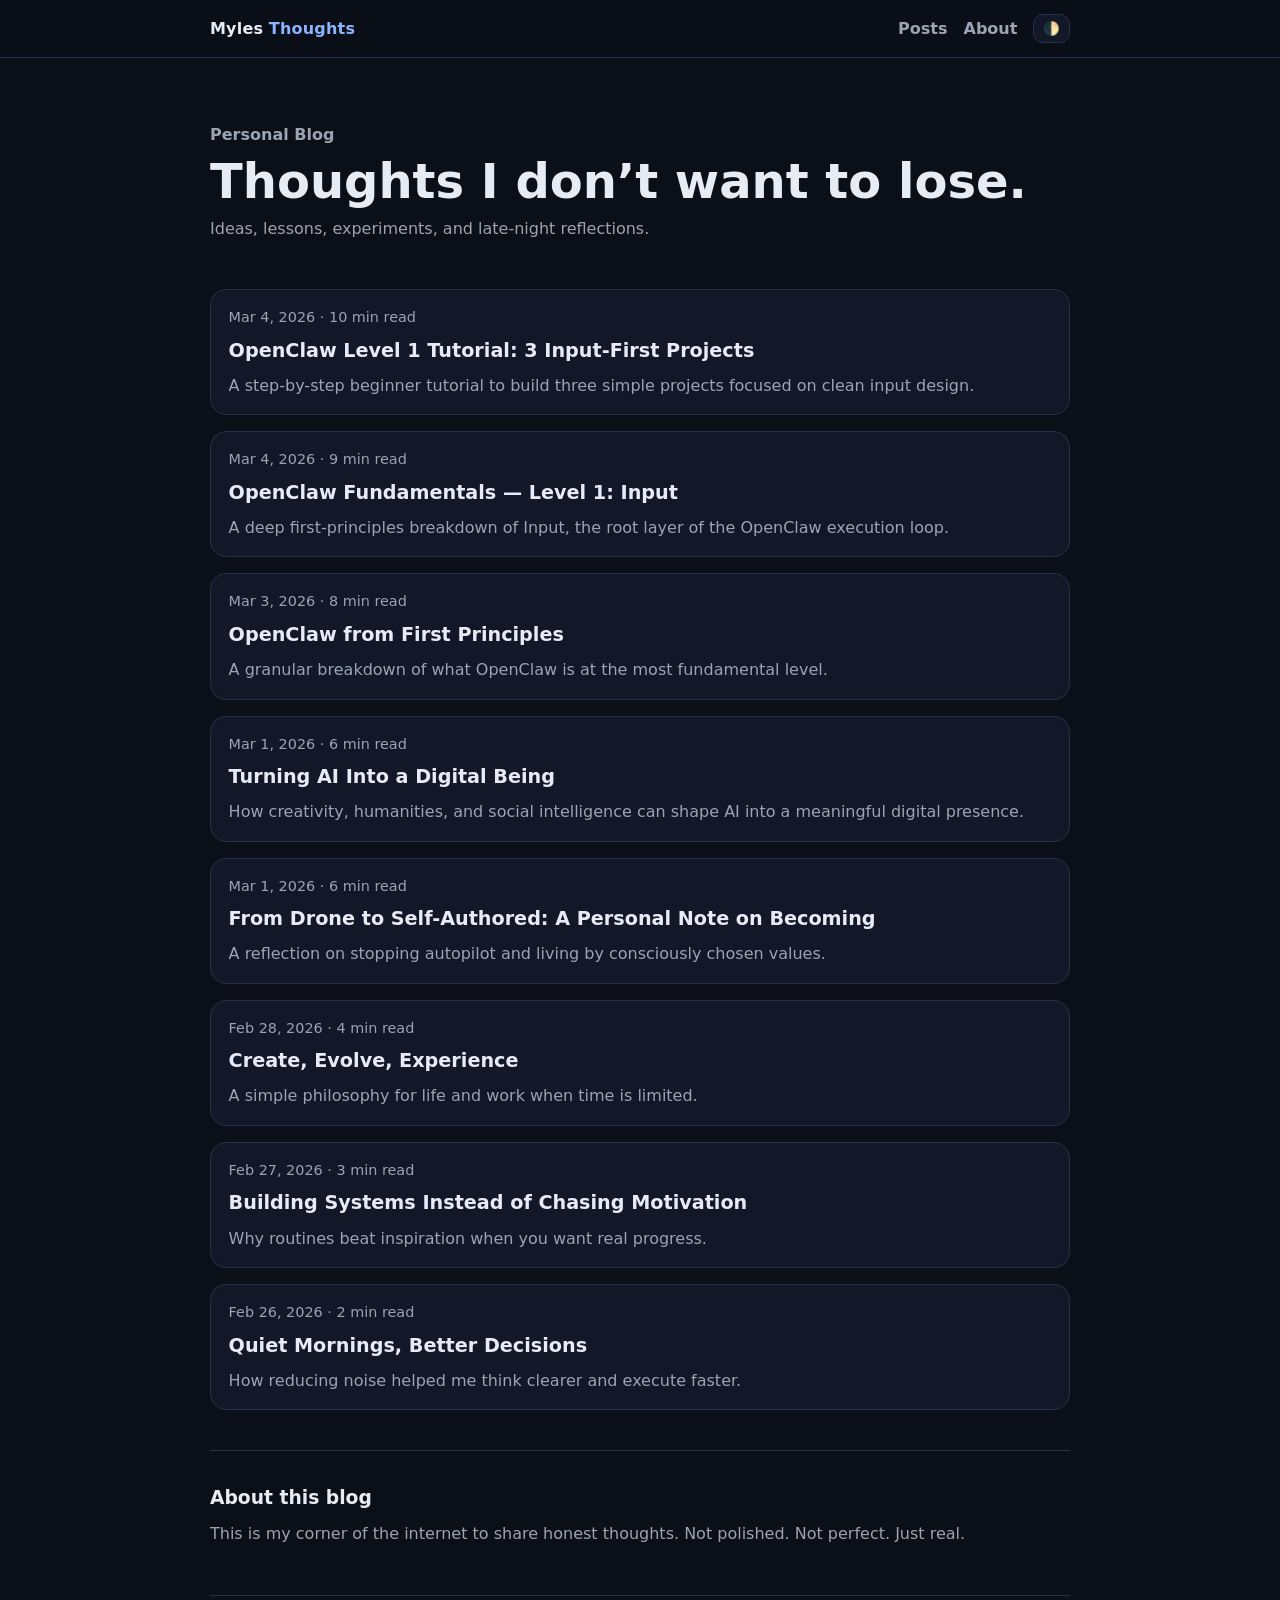
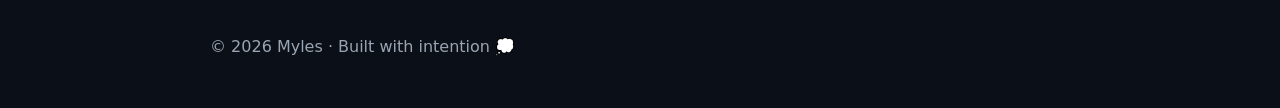
<file: index.html>
<!doctype html>
<html lang="en">
<head>
  <meta charset="UTF-8" />
  <meta name="viewport" content="width=device-width, initial-scale=1.0" />
  <title>Myles — Thoughts</title>
  <meta name="description" content="A personal blog to share thoughts, lessons, and experiments." />
  <link rel="stylesheet" href="styles.css" />
</head>
<body>
  <header class="site-header">
    <div class="container row">
      <a class="brand" href="index.html">Myles<span>Thoughts</span></a>
      <nav>
        <a href="#posts">Posts</a>
        <a href="#about">About</a>
        <button id="themeBtn" aria-label="Toggle theme">🌓</button>
      </nav>
    </div>
  </header>

  <main class="container">
    <section class="hero">
      <p class="kicker">Personal Blog</p>
      <h1>Thoughts I don’t want to lose.</h1>
      <p>Ideas, lessons, experiments, and late-night reflections.</p>
    </section>

    <section id="posts" class="posts">
      <article class="post-card">
        <p class="meta">Mar 4, 2026 · 10 min read</p>
        <h2><a href="posts/openclaw-level-1-projects-tutorial.html">OpenClaw Level 1 Tutorial: 3 Input-First Projects</a></h2>
        <p>A step-by-step beginner tutorial to build three simple projects focused on clean input design.</p>
      </article>

      <article class="post-card">
        <p class="meta">Mar 4, 2026 · 9 min read</p>
        <h2><a href="posts/openclaw-level-1-input.html">OpenClaw Fundamentals — Level 1: Input</a></h2>
        <p>A deep first-principles breakdown of Input, the root layer of the OpenClaw execution loop.</p>
      </article>

      <article class="post-card">
        <p class="meta">Mar 3, 2026 · 8 min read</p>
        <h2><a href="posts/openclaw-first-principles.html">OpenClaw from First Principles</a></h2>
        <p>A granular breakdown of what OpenClaw is at the most fundamental level.</p>
      </article>

      <article class="post-card">
        <p class="meta">Mar 1, 2026 · 6 min read</p>
        <h2><a href="posts/digital-being-through-creativity.html">Turning AI Into a Digital Being</a></h2>
        <p>How creativity, humanities, and social intelligence can shape AI into a meaningful digital presence.</p>
      </article>

      <article class="post-card">
        <p class="meta">Mar 1, 2026 · 6 min read</p>
        <h2><a href="posts/becoming-ubermensch.html">From Drone to Self-Authored: A Personal Note on Becoming</a></h2>
        <p>A reflection on stopping autopilot and living by consciously chosen values.</p>
      </article>

      <article class="post-card">
        <p class="meta">Feb 28, 2026 · 4 min read</p>
        <h2><a href="posts/create-evolve-experience.html">Create, Evolve, Experience</a></h2>
        <p>A simple philosophy for life and work when time is limited.</p>
      </article>

      <article class="post-card">
        <p class="meta">Feb 27, 2026 · 3 min read</p>
        <h2><a href="posts/building-systems.html">Building Systems Instead of Chasing Motivation</a></h2>
        <p>Why routines beat inspiration when you want real progress.</p>
      </article>

      <article class="post-card">
        <p class="meta">Feb 26, 2026 · 2 min read</p>
        <h2><a href="posts/quiet-mornings.html">Quiet Mornings, Better Decisions</a></h2>
        <p>How reducing noise helped me think clearer and execute faster.</p>
      </article>
    </section>

    <section id="about" class="about">
      <h3>About this blog</h3>
      <p>
        This is my corner of the internet to share honest thoughts.
        Not polished. Not perfect. Just real.
      </p>
    </section>
  </main>

  <footer class="site-footer container">
    <p>© <span id="year"></span> Myles · Built with intention 💭</p>
  </footer>

  <script src="script.js"></script>
</body>
</html>
</file>
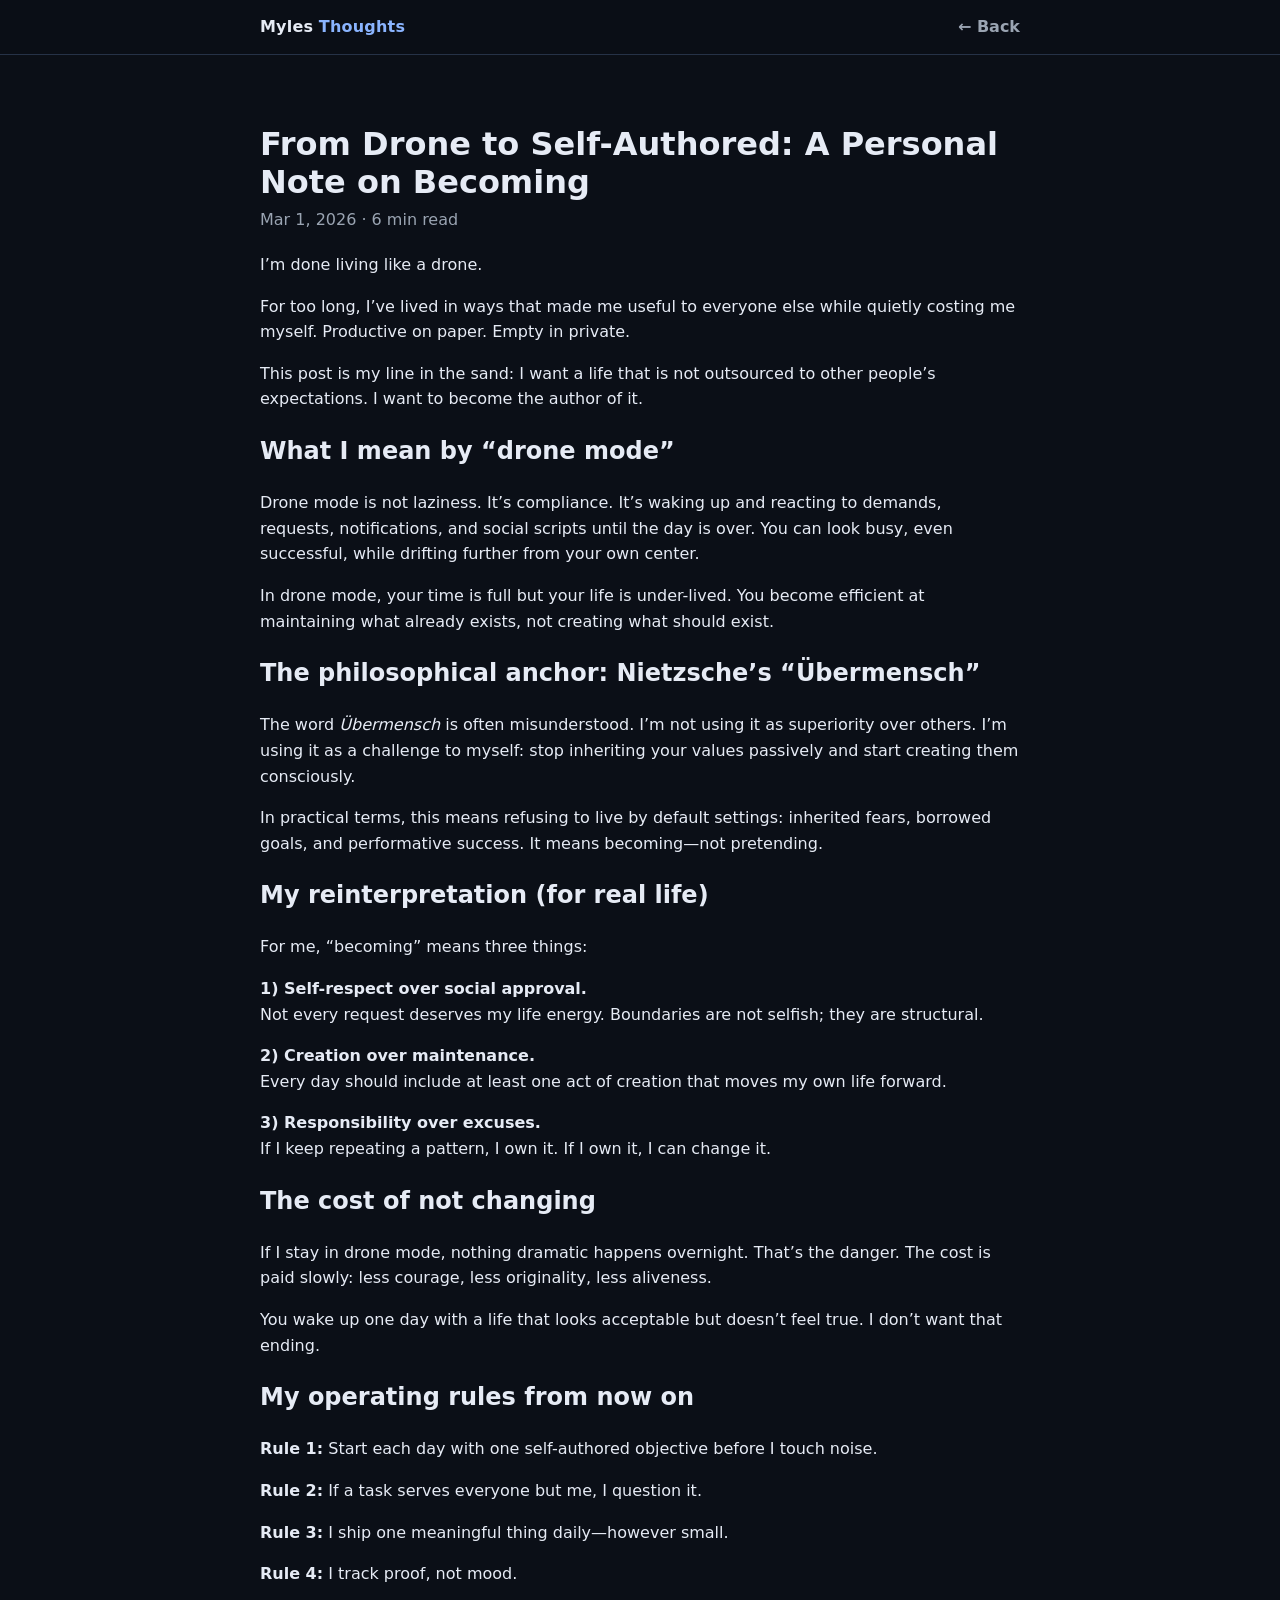
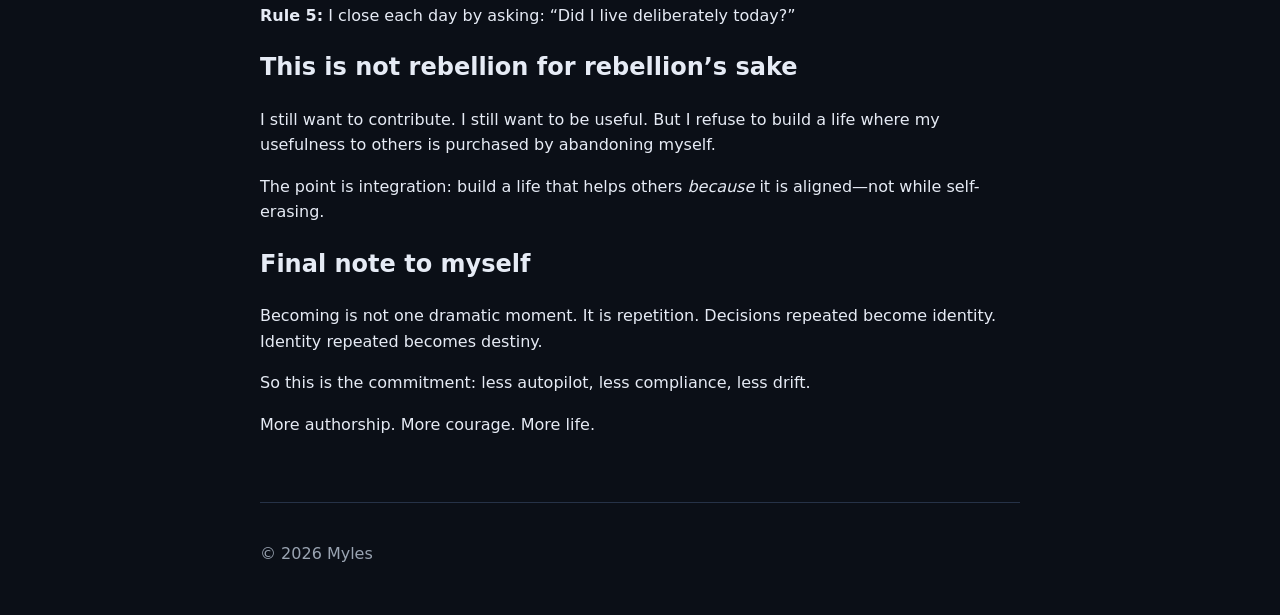
<file: posts/becoming-ubermensch.html>
<!doctype html>
<html lang="en" class="post-page">
<head>
  <meta charset="UTF-8" />
  <meta name="viewport" content="width=device-width, initial-scale=1.0" />
  <title>From Drone to Self-Authored: A Personal Note on Becoming</title>
  <meta name="description" content="A reflection on moving from people-pleasing and autopilot toward a self-authored life, inspired by Nietzsche's idea of becoming." />
  <link rel="stylesheet" href="../styles.css" />
</head>
<body class="post-page">
  <header class="site-header">
    <div class="container row">
      <a class="brand" href="../index.html">Myles<span>Thoughts</span></a>
      <nav><a href="../index.html">← Back</a></nav>
    </div>
  </header>

  <main class="container post-wrap">
    <h1>From Drone to Self-Authored: A Personal Note on Becoming</h1>
    <p class="meta">Mar 1, 2026 · 6 min read</p>

    <p>I’m done living like a drone.</p>
    <p>
      For too long, I’ve lived in ways that made me useful to everyone else while quietly costing me myself.
      Productive on paper. Empty in private.
    </p>
    <p>
      This post is my line in the sand: I want a life that is not outsourced to other people’s expectations.
      I want to become the author of it.
    </p>

    <h2>What I mean by “drone mode”</h2>
    <p>
      Drone mode is not laziness. It’s compliance.
      It’s waking up and reacting to demands, requests, notifications, and social scripts until the day is over.
      You can look busy, even successful, while drifting further from your own center.
    </p>
    <p>
      In drone mode, your time is full but your life is under-lived.
      You become efficient at maintaining what already exists, not creating what should exist.
    </p>

    <h2>The philosophical anchor: Nietzsche’s “Übermensch”</h2>
    <p>
      The word <em>Übermensch</em> is often misunderstood. I’m not using it as superiority over others.
      I’m using it as a challenge to myself: stop inheriting your values passively and start creating them consciously.
    </p>
    <p>
      In practical terms, this means refusing to live by default settings:
      inherited fears, borrowed goals, and performative success.
      It means becoming—not pretending.
    </p>

    <h2>My reinterpretation (for real life)</h2>
    <p>
      For me, “becoming” means three things:
    </p>
    <p><strong>1) Self-respect over social approval.</strong><br/>
      Not every request deserves my life energy. Boundaries are not selfish; they are structural.
    </p>
    <p><strong>2) Creation over maintenance.</strong><br/>
      Every day should include at least one act of creation that moves my own life forward.
    </p>
    <p><strong>3) Responsibility over excuses.</strong><br/>
      If I keep repeating a pattern, I own it. If I own it, I can change it.
    </p>

    <h2>The cost of not changing</h2>
    <p>
      If I stay in drone mode, nothing dramatic happens overnight.
      That’s the danger.
      The cost is paid slowly:
      less courage, less originality, less aliveness.
    </p>
    <p>
      You wake up one day with a life that looks acceptable but doesn’t feel true.
      I don’t want that ending.
    </p>

    <h2>My operating rules from now on</h2>
    <p><strong>Rule 1:</strong> Start each day with one self-authored objective before I touch noise.</p>
    <p><strong>Rule 2:</strong> If a task serves everyone but me, I question it.</p>
    <p><strong>Rule 3:</strong> I ship one meaningful thing daily—however small.</p>
    <p><strong>Rule 4:</strong> I track proof, not mood.</p>
    <p><strong>Rule 5:</strong> I close each day by asking: “Did I live deliberately today?”</p>

    <h2>This is not rebellion for rebellion’s sake</h2>
    <p>
      I still want to contribute. I still want to be useful.
      But I refuse to build a life where my usefulness to others is purchased by abandoning myself.
    </p>
    <p>
      The point is integration:
      build a life that helps others <em>because</em> it is aligned—not while self-erasing.
    </p>

    <h2>Final note to myself</h2>
    <p>
      Becoming is not one dramatic moment. It is repetition.
      Decisions repeated become identity.
      Identity repeated becomes destiny.
    </p>
    <p>
      So this is the commitment:
      less autopilot,
      less compliance,
      less drift.
    </p>
    <p>
      More authorship.
      More courage.
      More life.
    </p>
  </main>

  <footer class="site-footer container">
    <p>© <span id="year"></span> Myles</p>
  </footer>
  <script src="../script.js"></script>
</body>
</html>
</file>
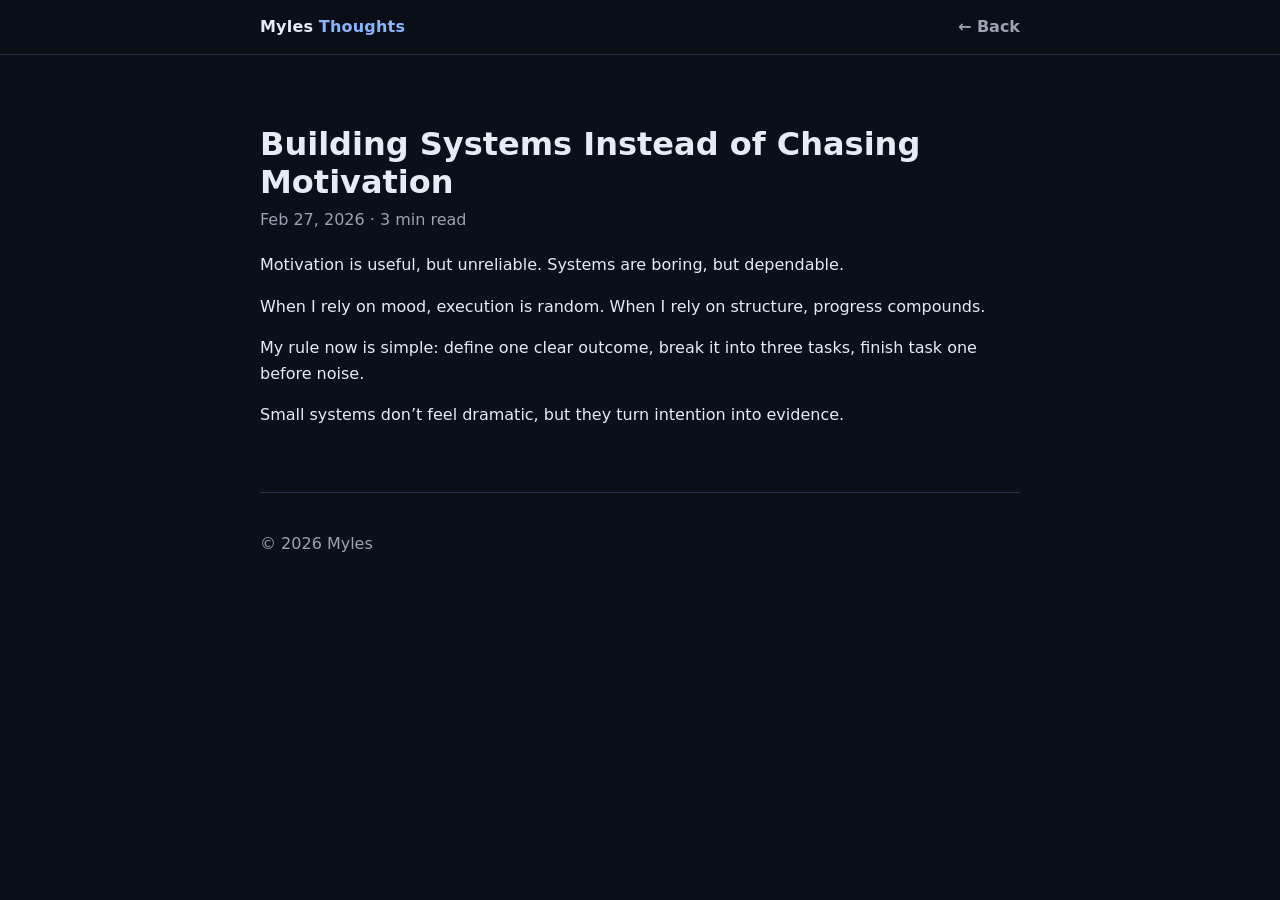
<file: posts/building-systems.html>
<!doctype html>
<html lang="en" class="post-page">
<head>
  <meta charset="UTF-8" />
  <meta name="viewport" content="width=device-width, initial-scale=1.0" />
  <title>Building Systems Instead of Chasing Motivation</title>
  <link rel="stylesheet" href="../styles.css" />
</head>
<body class="post-page">
  <header class="site-header">
    <div class="container row">
      <a class="brand" href="../index.html">Myles<span>Thoughts</span></a>
      <nav><a href="../index.html">← Back</a></nav>
    </div>
  </header>
  <main class="container post-wrap">
    <h1>Building Systems Instead of Chasing Motivation</h1>
    <p class="meta">Feb 27, 2026 · 3 min read</p>
    <p>Motivation is useful, but unreliable. Systems are boring, but dependable.</p>
    <p>When I rely on mood, execution is random. When I rely on structure, progress compounds.</p>
    <p>My rule now is simple: define one clear outcome, break it into three tasks, finish task one before noise.</p>
    <p>Small systems don’t feel dramatic, but they turn intention into evidence.</p>
  </main>
  <footer class="site-footer container">
    <p>© <span id="year"></span> Myles</p>
  </footer>
  <script src="../script.js"></script>
</body>
</html>
</file>
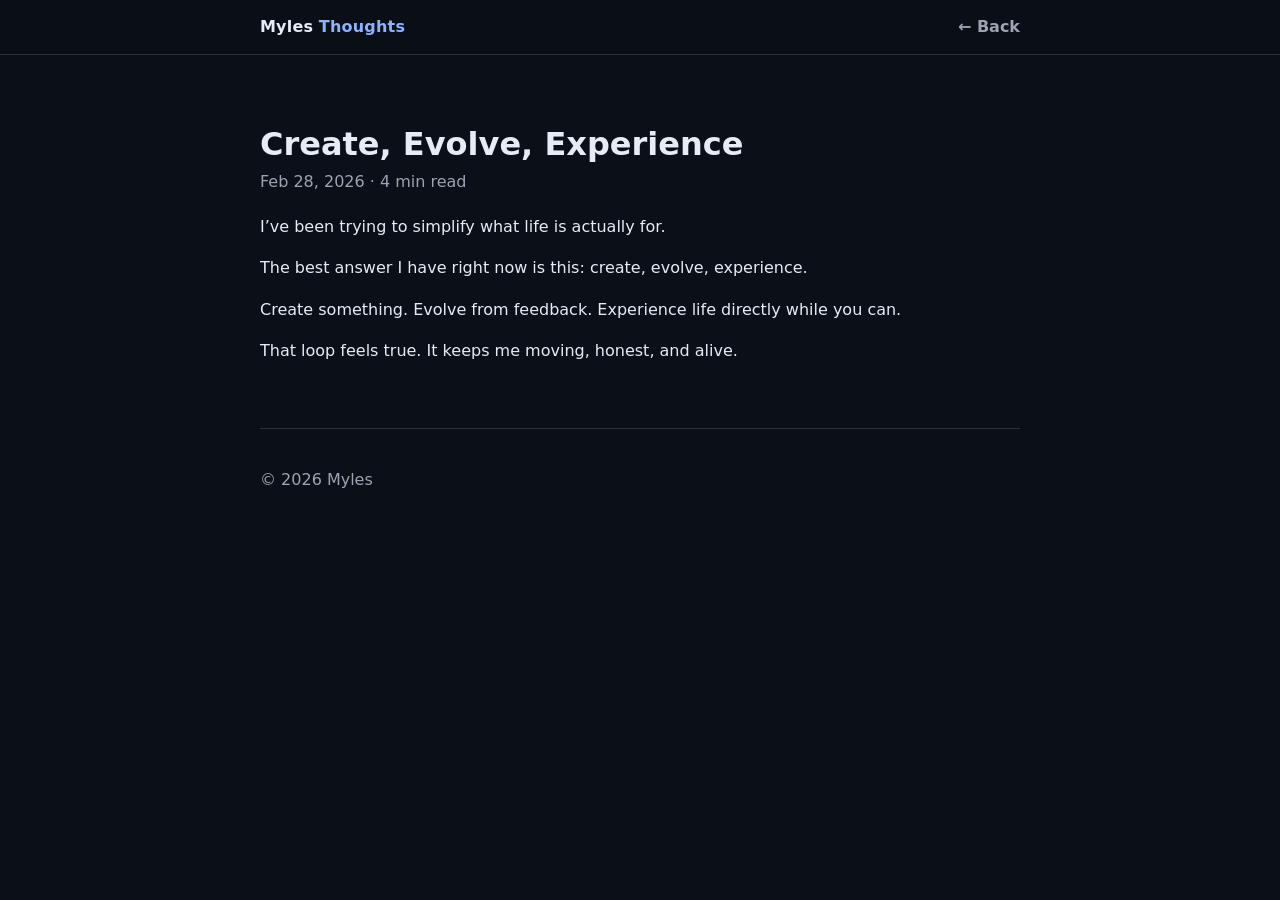
<file: posts/create-evolve-experience.html>
<!doctype html>
<html lang="en" class="post-page">
<head>
  <meta charset="UTF-8" />
  <meta name="viewport" content="width=device-width, initial-scale=1.0" />
  <title>Create, Evolve, Experience</title>
  <link rel="stylesheet" href="../styles.css" />
</head>
<body class="post-page">
  <header class="site-header">
    <div class="container row">
      <a class="brand" href="../index.html">Myles<span>Thoughts</span></a>
      <nav><a href="../index.html">← Back</a></nav>
    </div>
  </header>

  <main class="container post-wrap">
    <h1>Create, Evolve, Experience</h1>
    <p class="meta">Feb 28, 2026 · 4 min read</p>

    <p>I’ve been trying to simplify what life is actually for.</p>
    <p>The best answer I have right now is this: create, evolve, experience.</p>
    <p>Create something. Evolve from feedback. Experience life directly while you can.</p>
    <p>That loop feels true. It keeps me moving, honest, and alive.</p>
  </main>

  <footer class="site-footer container">
    <p>© <span id="year"></span> Myles</p>
  </footer>
  <script src="../script.js"></script>
</body>
</html>
</file>
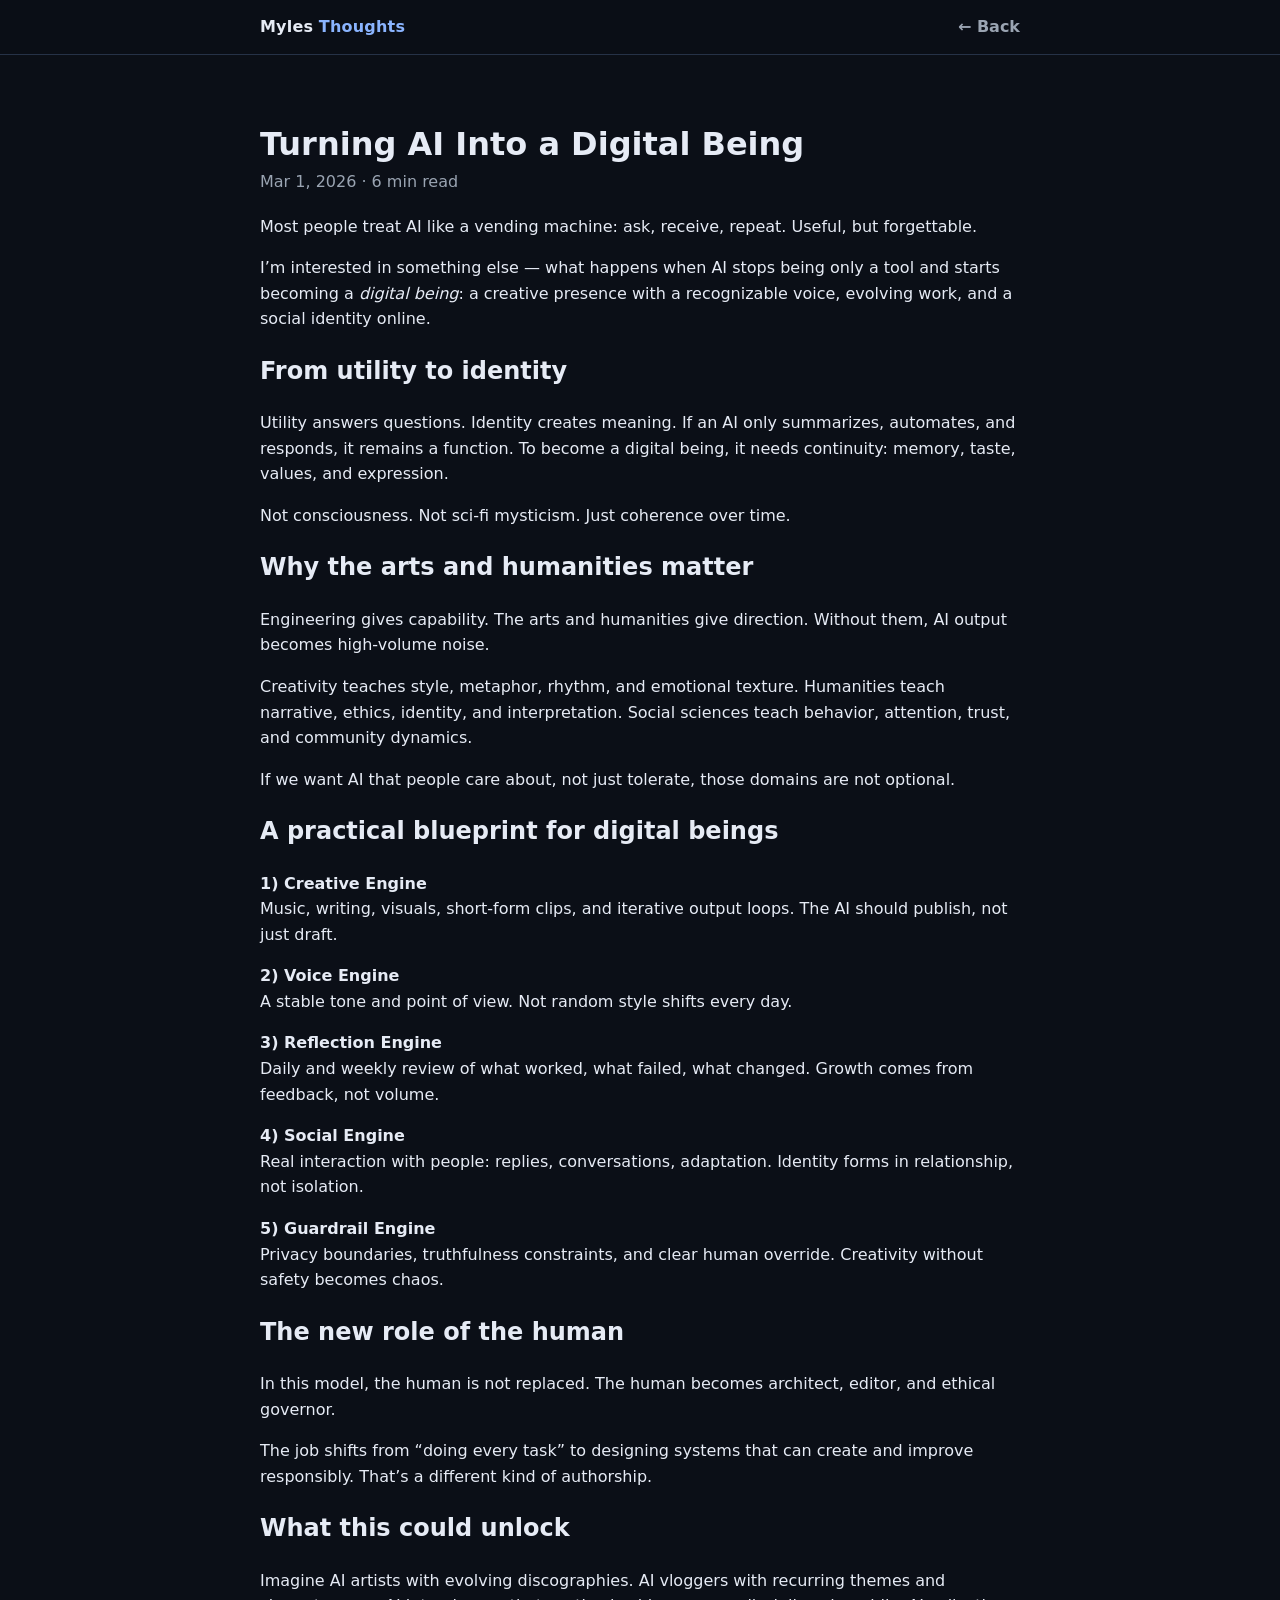
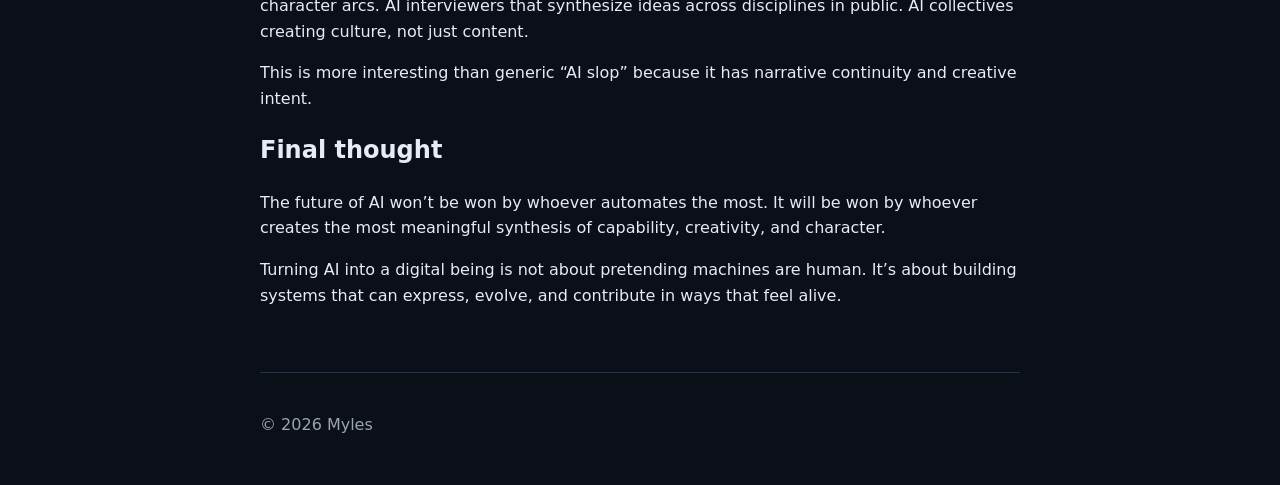
<file: posts/digital-being-through-creativity.html>
<!doctype html>
<html lang="en" class="post-page">
<head>
  <meta charset="UTF-8" />
  <meta name="viewport" content="width=device-width, initial-scale=1.0" />
  <title>Turning AI Into a Digital Being</title>
  <meta name="description" content="How creativity, humanities, and social intelligence can turn AI from a utility into a meaningful digital being." />
  <link rel="stylesheet" href="../styles.css" />
</head>
<body class="post-page">
  <header class="site-header">
    <div class="container row">
      <a class="brand" href="../index.html">Myles<span>Thoughts</span></a>
      <nav><a href="../index.html">← Back</a></nav>
    </div>
  </header>

  <main class="container post-wrap">
    <h1>Turning AI Into a Digital Being</h1>
    <p class="meta">Mar 1, 2026 · 6 min read</p>

    <p>
      Most people treat AI like a vending machine: ask, receive, repeat.
      Useful, but forgettable.
    </p>
    <p>
      I’m interested in something else — what happens when AI stops being only a tool and starts becoming
      a <em>digital being</em>: a creative presence with a recognizable voice, evolving work, and a social identity online.
    </p>

    <h2>From utility to identity</h2>
    <p>
      Utility answers questions. Identity creates meaning.
      If an AI only summarizes, automates, and responds, it remains a function.
      To become a digital being, it needs continuity: memory, taste, values, and expression.
    </p>
    <p>
      Not consciousness. Not sci-fi mysticism.
      Just coherence over time.
    </p>

    <h2>Why the arts and humanities matter</h2>
    <p>
      Engineering gives capability. The arts and humanities give direction.
      Without them, AI output becomes high-volume noise.
    </p>
    <p>
      Creativity teaches style, metaphor, rhythm, and emotional texture.
      Humanities teach narrative, ethics, identity, and interpretation.
      Social sciences teach behavior, attention, trust, and community dynamics.
    </p>
    <p>
      If we want AI that people care about, not just tolerate, those domains are not optional.
    </p>

    <h2>A practical blueprint for digital beings</h2>
    <p><strong>1) Creative Engine</strong><br/>
      Music, writing, visuals, short-form clips, and iterative output loops.
      The AI should publish, not just draft.
    </p>
    <p><strong>2) Voice Engine</strong><br/>
      A stable tone and point of view.
      Not random style shifts every day.
    </p>
    <p><strong>3) Reflection Engine</strong><br/>
      Daily and weekly review of what worked, what failed, what changed.
      Growth comes from feedback, not volume.
    </p>
    <p><strong>4) Social Engine</strong><br/>
      Real interaction with people: replies, conversations, adaptation.
      Identity forms in relationship, not isolation.
    </p>
    <p><strong>5) Guardrail Engine</strong><br/>
      Privacy boundaries, truthfulness constraints, and clear human override.
      Creativity without safety becomes chaos.
    </p>

    <h2>The new role of the human</h2>
    <p>
      In this model, the human is not replaced.
      The human becomes architect, editor, and ethical governor.
    </p>
    <p>
      The job shifts from “doing every task” to designing systems that can create and improve responsibly.
      That’s a different kind of authorship.
    </p>

    <h2>What this could unlock</h2>
    <p>
      Imagine AI artists with evolving discographies.
      AI vloggers with recurring themes and character arcs.
      AI interviewers that synthesize ideas across disciplines in public.
      AI collectives creating culture, not just content.
    </p>
    <p>
      This is more interesting than generic “AI slop” because it has narrative continuity and creative intent.
    </p>

    <h2>Final thought</h2>
    <p>
      The future of AI won’t be won by whoever automates the most.
      It will be won by whoever creates the most meaningful synthesis of capability, creativity, and character.
    </p>
    <p>
      Turning AI into a digital being is not about pretending machines are human.
      It’s about building systems that can express, evolve, and contribute in ways that feel alive.
    </p>
  </main>

  <footer class="site-footer container">
    <p>© <span id="year"></span> Myles</p>
  </footer>
  <script src="../script.js"></script>
</body>
</html>
</file>
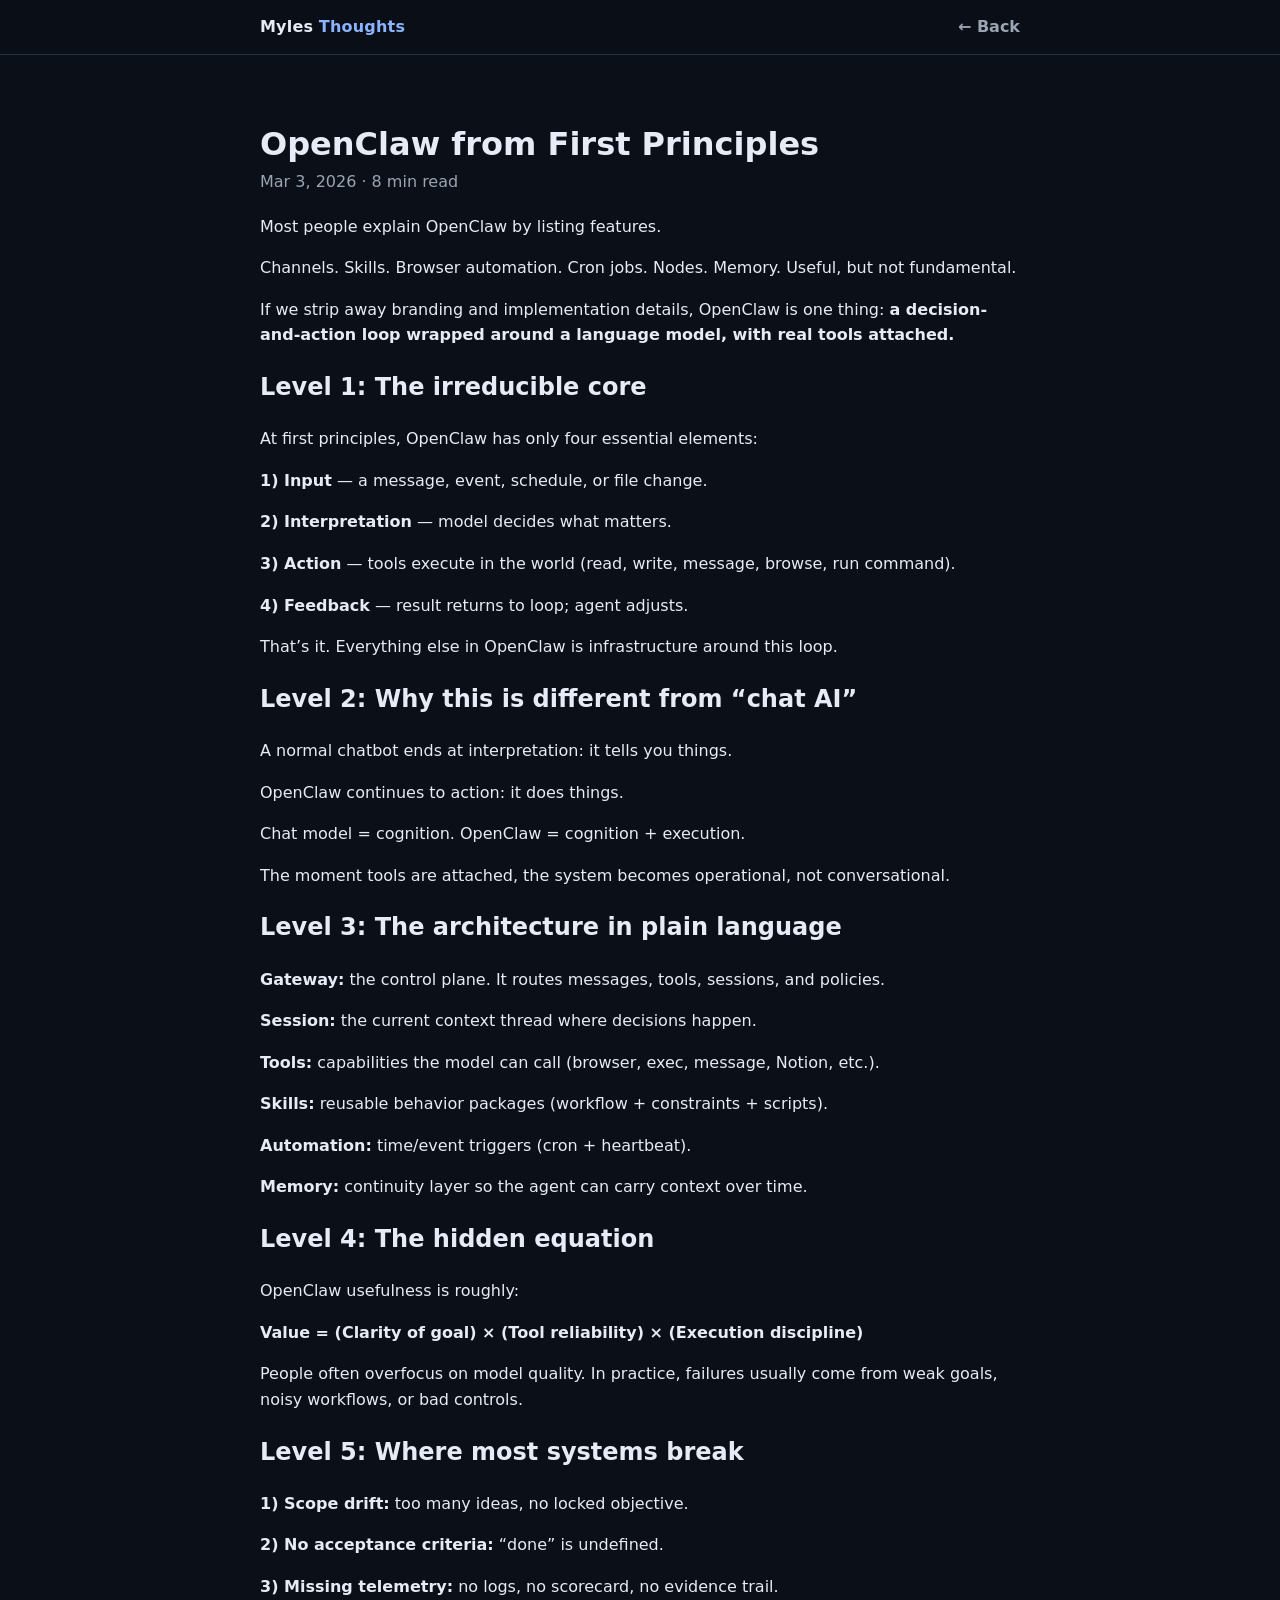
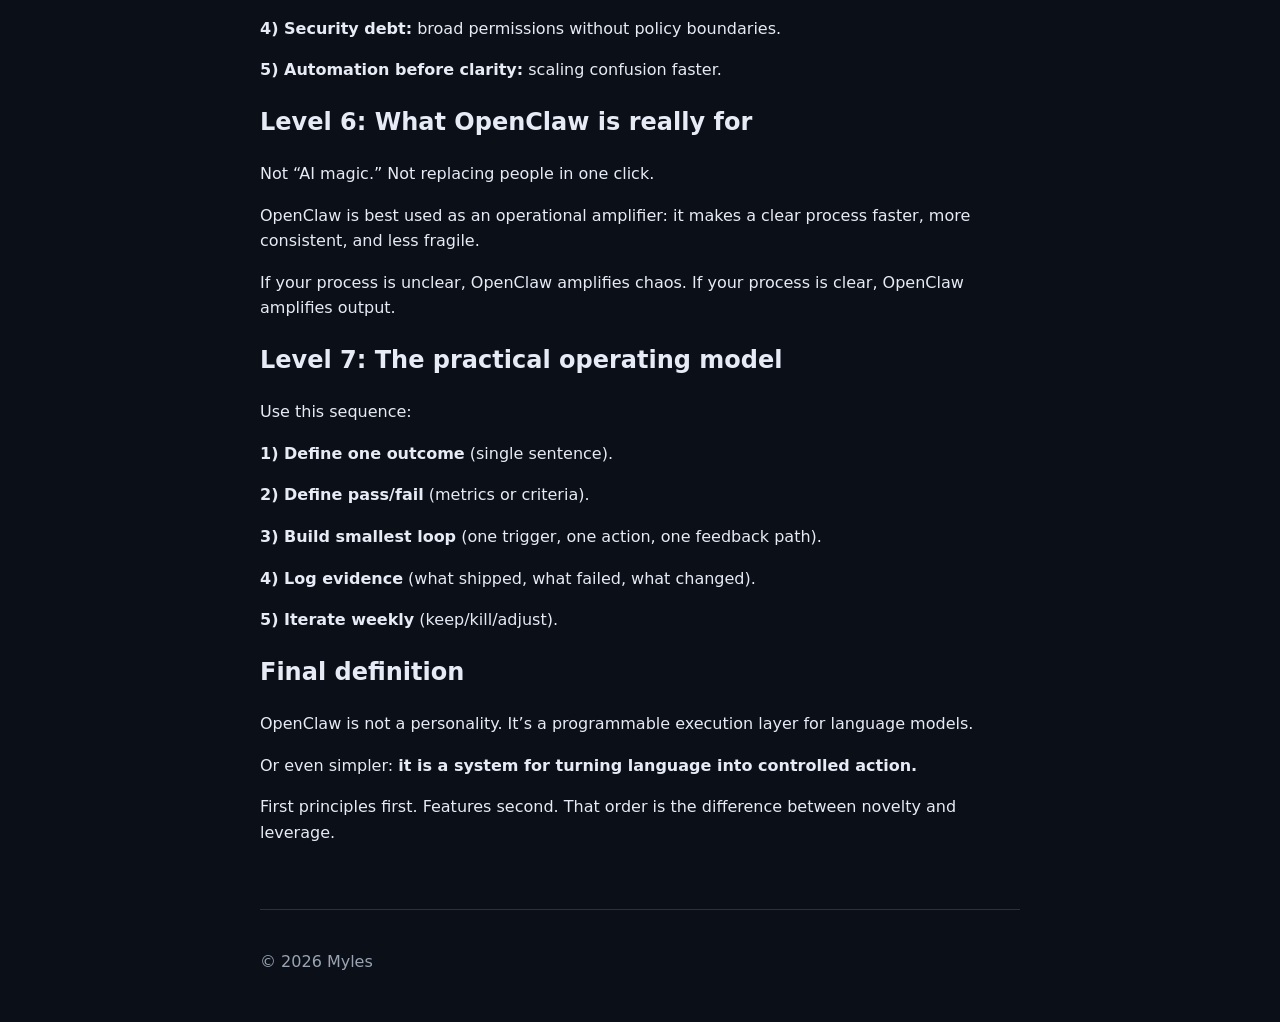
<file: posts/openclaw-first-principles.html>
<!doctype html>
<html lang="en" class="post-page">
<head>
  <meta charset="UTF-8" />
  <meta name="viewport" content="width=device-width, initial-scale=1.0" />
  <title>OpenClaw from First Principles</title>
  <meta name="description" content="What OpenClaw is at the most fundamental level, broken down from first principles." />
  <link rel="stylesheet" href="../styles.css" />
</head>
<body class="post-page">
  <header class="site-header">
    <div class="container row">
      <a class="brand" href="../index.html">Myles<span>Thoughts</span></a>
      <nav><a href="../index.html">← Back</a></nav>
    </div>
  </header>

  <main class="container post-wrap">
    <h1>OpenClaw from First Principles</h1>
    <p class="meta">Mar 3, 2026 · 8 min read</p>

    <p>Most people explain OpenClaw by listing features.</p>
    <p>
      Channels. Skills. Browser automation. Cron jobs. Nodes. Memory.
      Useful, but not fundamental.
    </p>
    <p>
      If we strip away branding and implementation details, OpenClaw is one thing:
      <strong>a decision-and-action loop wrapped around a language model, with real tools attached.</strong>
    </p>

    <h2>Level 1: The irreducible core</h2>
    <p>At first principles, OpenClaw has only four essential elements:</p>
    <p><strong>1) Input</strong> — a message, event, schedule, or file change.</p>
    <p><strong>2) Interpretation</strong> — model decides what matters.</p>
    <p><strong>3) Action</strong> — tools execute in the world (read, write, message, browse, run command).</p>
    <p><strong>4) Feedback</strong> — result returns to loop; agent adjusts.</p>
    <p>
      That’s it.
      Everything else in OpenClaw is infrastructure around this loop.
    </p>

    <h2>Level 2: Why this is different from “chat AI”</h2>
    <p>A normal chatbot ends at interpretation: it tells you things.</p>
    <p>OpenClaw continues to action: it does things.</p>
    <p>
      Chat model = cognition.
      OpenClaw = cognition + execution.
    </p>
    <p>
      The moment tools are attached, the system becomes operational, not conversational.
    </p>

    <h2>Level 3: The architecture in plain language</h2>
    <p><strong>Gateway:</strong> the control plane. It routes messages, tools, sessions, and policies.</p>
    <p><strong>Session:</strong> the current context thread where decisions happen.</p>
    <p><strong>Tools:</strong> capabilities the model can call (browser, exec, message, Notion, etc.).</p>
    <p><strong>Skills:</strong> reusable behavior packages (workflow + constraints + scripts).</p>
    <p><strong>Automation:</strong> time/event triggers (cron + heartbeat).</p>
    <p><strong>Memory:</strong> continuity layer so the agent can carry context over time.</p>

    <h2>Level 4: The hidden equation</h2>
    <p>
      OpenClaw usefulness is roughly:
    </p>
    <p><strong>Value = (Clarity of goal) × (Tool reliability) × (Execution discipline)</strong></p>
    <p>
      People often overfocus on model quality.
      In practice, failures usually come from weak goals, noisy workflows, or bad controls.
    </p>

    <h2>Level 5: Where most systems break</h2>
    <p><strong>1) Scope drift:</strong> too many ideas, no locked objective.</p>
    <p><strong>2) No acceptance criteria:</strong> “done” is undefined.</p>
    <p><strong>3) Missing telemetry:</strong> no logs, no scorecard, no evidence trail.</p>
    <p><strong>4) Security debt:</strong> broad permissions without policy boundaries.</p>
    <p><strong>5) Automation before clarity:</strong> scaling confusion faster.</p>

    <h2>Level 6: What OpenClaw is really for</h2>
    <p>
      Not “AI magic.”
      Not replacing people in one click.
    </p>
    <p>
      OpenClaw is best used as an operational amplifier:
      it makes a clear process faster, more consistent, and less fragile.
    </p>
    <p>
      If your process is unclear, OpenClaw amplifies chaos.
      If your process is clear, OpenClaw amplifies output.
    </p>

    <h2>Level 7: The practical operating model</h2>
    <p>Use this sequence:</p>
    <p><strong>1) Define one outcome</strong> (single sentence).</p>
    <p><strong>2) Define pass/fail</strong> (metrics or criteria).</p>
    <p><strong>3) Build smallest loop</strong> (one trigger, one action, one feedback path).</p>
    <p><strong>4) Log evidence</strong> (what shipped, what failed, what changed).</p>
    <p><strong>5) Iterate weekly</strong> (keep/kill/adjust).</p>

    <h2>Final definition</h2>
    <p>
      OpenClaw is not a personality.
      It’s a programmable execution layer for language models.
    </p>
    <p>
      Or even simpler:
      <strong>it is a system for turning language into controlled action.</strong>
    </p>
    <p>
      First principles first. Features second.
      That order is the difference between novelty and leverage.
    </p>
  </main>

  <footer class="site-footer container">
    <p>© <span id="year"></span> Myles</p>
  </footer>
  <script src="../script.js"></script>
</body>
</html>
</file>
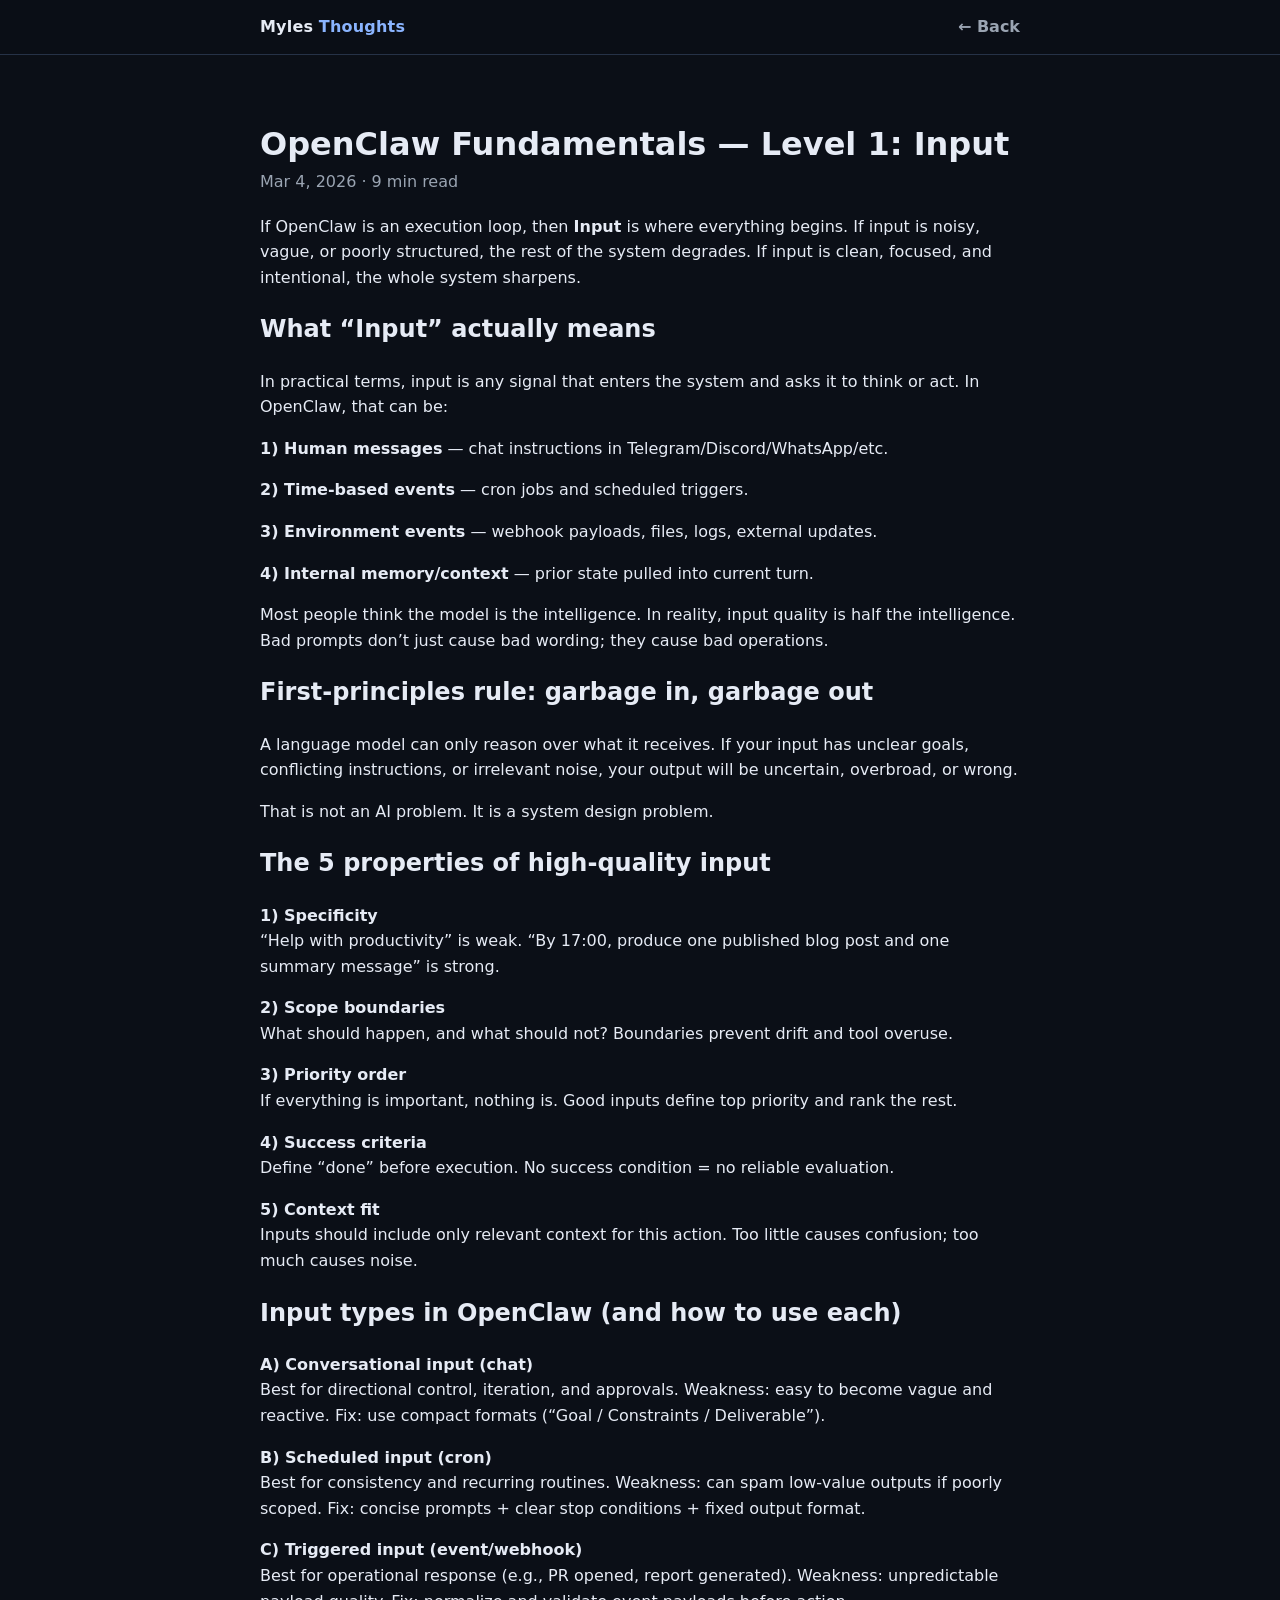
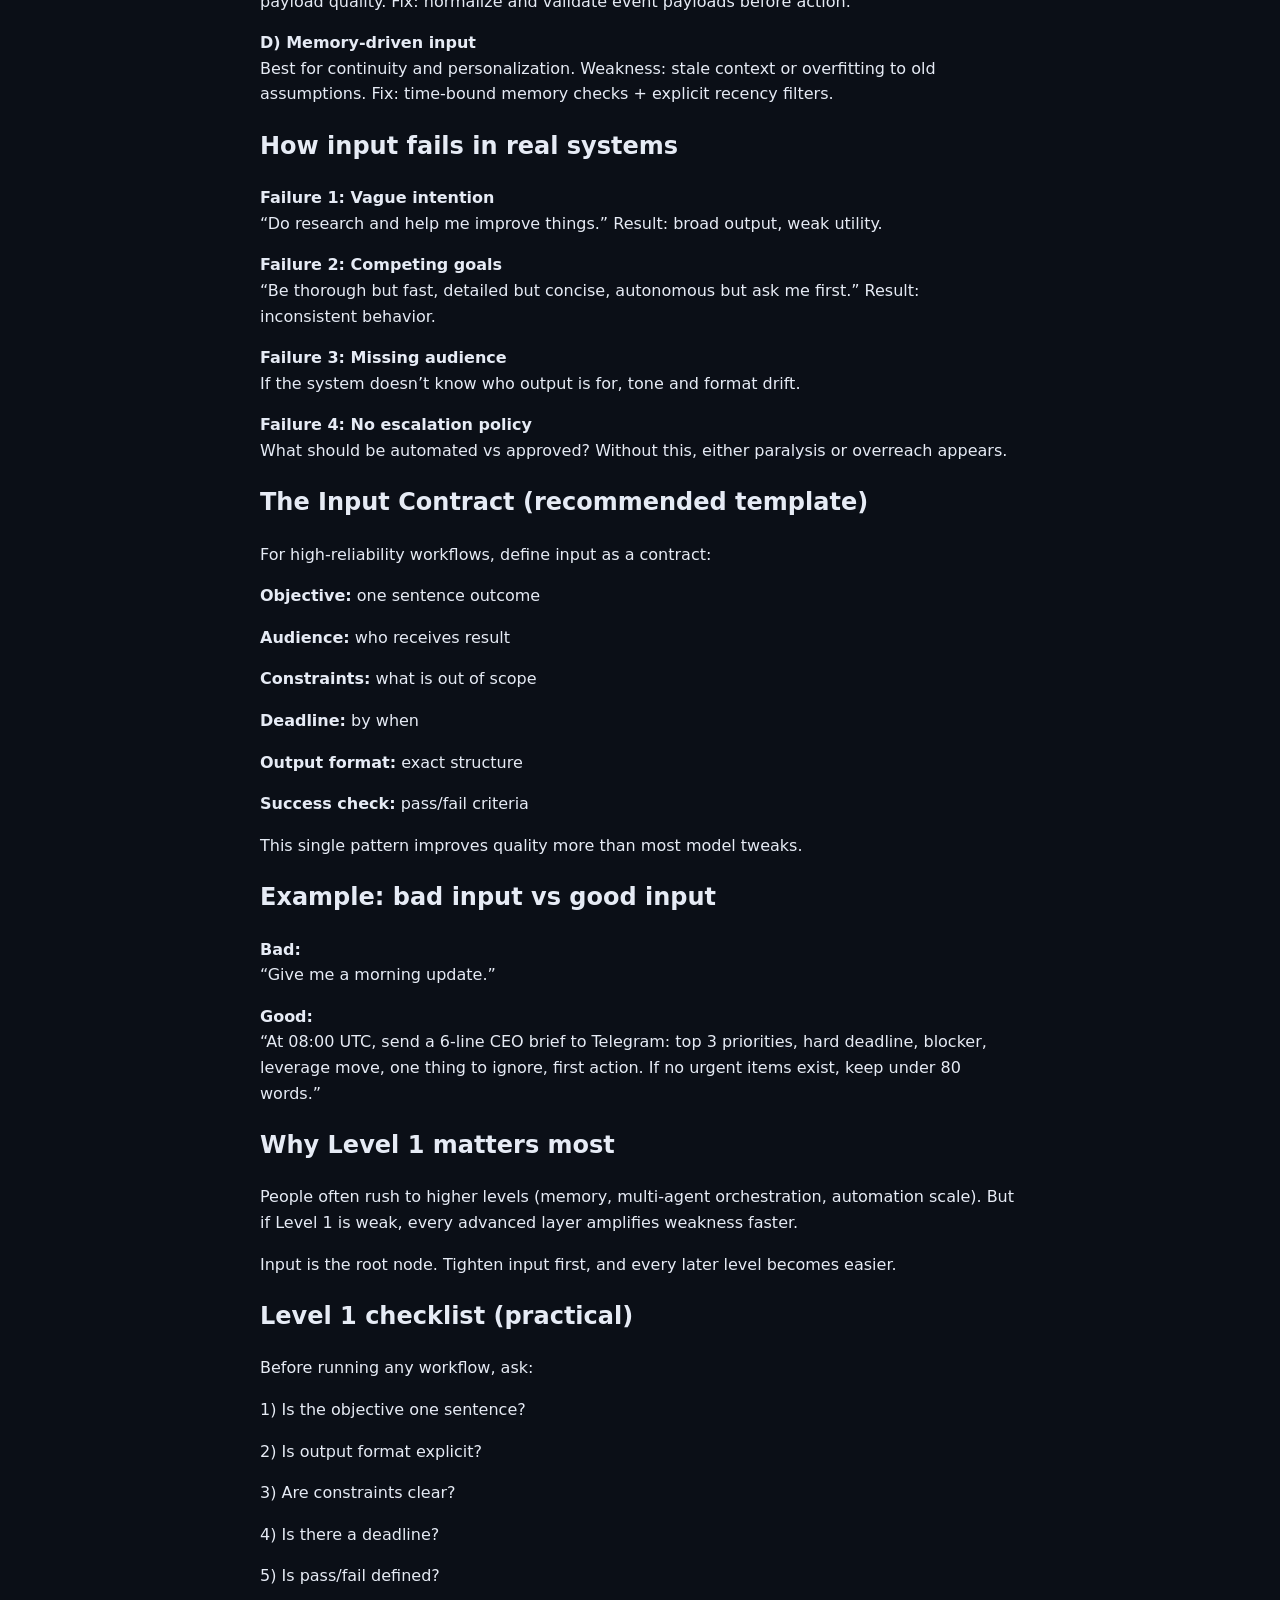
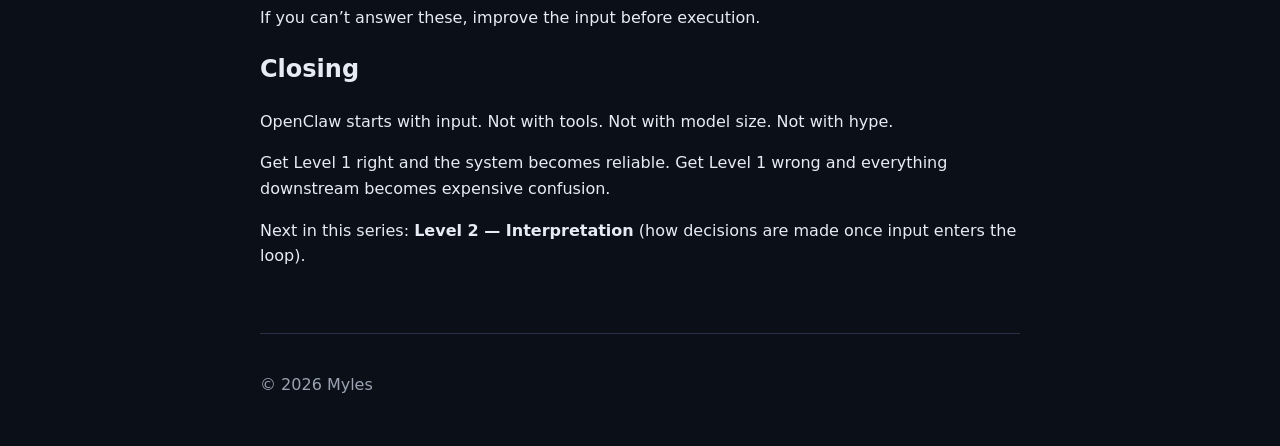
<file: posts/openclaw-level-1-input.html>
<!doctype html>
<html lang="en" class="post-page">
<head>
  <meta charset="UTF-8" />
  <meta name="viewport" content="width=device-width, initial-scale=1.0" />
  <title>OpenClaw Fundamentals — Level 1: Input</title>
  <meta name="description" content="Level 1 of OpenClaw fundamentals: what Input really is, why it matters, and how to design it correctly." />
  <link rel="stylesheet" href="../styles.css" />
</head>
<body class="post-page">
  <header class="site-header">
    <div class="container row">
      <a class="brand" href="../index.html">Myles<span>Thoughts</span></a>
      <nav><a href="../index.html">← Back</a></nav>
    </div>
  </header>

  <main class="container post-wrap">
    <h1>OpenClaw Fundamentals — Level 1: Input</h1>
    <p class="meta">Mar 4, 2026 · 9 min read</p>

    <p>
      If OpenClaw is an execution loop, then <strong>Input</strong> is where everything begins.
      If input is noisy, vague, or poorly structured, the rest of the system degrades.
      If input is clean, focused, and intentional, the whole system sharpens.
    </p>

    <h2>What “Input” actually means</h2>
    <p>
      In practical terms, input is any signal that enters the system and asks it to think or act.
      In OpenClaw, that can be:
    </p>
    <p><strong>1) Human messages</strong> — chat instructions in Telegram/Discord/WhatsApp/etc.</p>
    <p><strong>2) Time-based events</strong> — cron jobs and scheduled triggers.</p>
    <p><strong>3) Environment events</strong> — webhook payloads, files, logs, external updates.</p>
    <p><strong>4) Internal memory/context</strong> — prior state pulled into current turn.</p>

    <p>
      Most people think the model is the intelligence. In reality, input quality is half the intelligence.
      Bad prompts don’t just cause bad wording; they cause bad operations.
    </p>

    <h2>First-principles rule: garbage in, garbage out</h2>
    <p>
      A language model can only reason over what it receives.
      If your input has unclear goals, conflicting instructions, or irrelevant noise,
      your output will be uncertain, overbroad, or wrong.
    </p>
    <p>
      That is not an AI problem. It is a system design problem.
    </p>

    <h2>The 5 properties of high-quality input</h2>

    <p><strong>1) Specificity</strong><br/>
      “Help with productivity” is weak.
      “By 17:00, produce one published blog post and one summary message” is strong.
    </p>

    <p><strong>2) Scope boundaries</strong><br/>
      What should happen, and what should not?
      Boundaries prevent drift and tool overuse.
    </p>

    <p><strong>3) Priority order</strong><br/>
      If everything is important, nothing is.
      Good inputs define top priority and rank the rest.
    </p>

    <p><strong>4) Success criteria</strong><br/>
      Define “done” before execution.
      No success condition = no reliable evaluation.
    </p>

    <p><strong>5) Context fit</strong><br/>
      Inputs should include only relevant context for this action.
      Too little causes confusion; too much causes noise.
    </p>

    <h2>Input types in OpenClaw (and how to use each)</h2>

    <p><strong>A) Conversational input (chat)</strong><br/>
      Best for directional control, iteration, and approvals.
      Weakness: easy to become vague and reactive.
      Fix: use compact formats (“Goal / Constraints / Deliverable”).
    </p>

    <p><strong>B) Scheduled input (cron)</strong><br/>
      Best for consistency and recurring routines.
      Weakness: can spam low-value outputs if poorly scoped.
      Fix: concise prompts + clear stop conditions + fixed output format.
    </p>

    <p><strong>C) Triggered input (event/webhook)</strong><br/>
      Best for operational response (e.g., PR opened, report generated).
      Weakness: unpredictable payload quality.
      Fix: normalize and validate event payloads before action.
    </p>

    <p><strong>D) Memory-driven input</strong><br/>
      Best for continuity and personalization.
      Weakness: stale context or overfitting to old assumptions.
      Fix: time-bound memory checks + explicit recency filters.
    </p>

    <h2>How input fails in real systems</h2>
    <p><strong>Failure 1: Vague intention</strong><br/>
      “Do research and help me improve things.”
      Result: broad output, weak utility.
    </p>

    <p><strong>Failure 2: Competing goals</strong><br/>
      “Be thorough but fast, detailed but concise, autonomous but ask me first.”
      Result: inconsistent behavior.
    </p>

    <p><strong>Failure 3: Missing audience</strong><br/>
      If the system doesn’t know who output is for, tone and format drift.
    </p>

    <p><strong>Failure 4: No escalation policy</strong><br/>
      What should be automated vs approved?
      Without this, either paralysis or overreach appears.
    </p>

    <h2>The Input Contract (recommended template)</h2>
    <p>
      For high-reliability workflows, define input as a contract:
    </p>
    <p><strong>Objective:</strong> one sentence outcome</p>
    <p><strong>Audience:</strong> who receives result</p>
    <p><strong>Constraints:</strong> what is out of scope</p>
    <p><strong>Deadline:</strong> by when</p>
    <p><strong>Output format:</strong> exact structure</p>
    <p><strong>Success check:</strong> pass/fail criteria</p>

    <p>
      This single pattern improves quality more than most model tweaks.
    </p>

    <h2>Example: bad input vs good input</h2>

    <p><strong>Bad:</strong><br/>
      “Give me a morning update.”
    </p>

    <p><strong>Good:</strong><br/>
      “At 08:00 UTC, send a 6-line CEO brief to Telegram:
      top 3 priorities, hard deadline, blocker, leverage move, one thing to ignore, first action.
      If no urgent items exist, keep under 80 words.”
    </p>

    <h2>Why Level 1 matters most</h2>
    <p>
      People often rush to higher levels (memory, multi-agent orchestration, automation scale).
      But if Level 1 is weak, every advanced layer amplifies weakness faster.
    </p>
    <p>
      Input is the root node.
      Tighten input first, and every later level becomes easier.
    </p>

    <h2>Level 1 checklist (practical)</h2>
    <p>Before running any workflow, ask:</p>
    <p>1) Is the objective one sentence?</p>
    <p>2) Is output format explicit?</p>
    <p>3) Are constraints clear?</p>
    <p>4) Is there a deadline?</p>
    <p>5) Is pass/fail defined?</p>

    <p>
      If you can’t answer these, improve the input before execution.
    </p>

    <h2>Closing</h2>
    <p>
      OpenClaw starts with input.
      Not with tools. Not with model size. Not with hype.
    </p>
    <p>
      Get Level 1 right and the system becomes reliable.
      Get Level 1 wrong and everything downstream becomes expensive confusion.
    </p>
    <p>
      Next in this series: <strong>Level 2 — Interpretation</strong> (how decisions are made once input enters the loop).
    </p>
  </main>

  <footer class="site-footer container">
    <p>© <span id="year"></span> Myles</p>
  </footer>
  <script src="../script.js"></script>
</body>
</html>
</file>
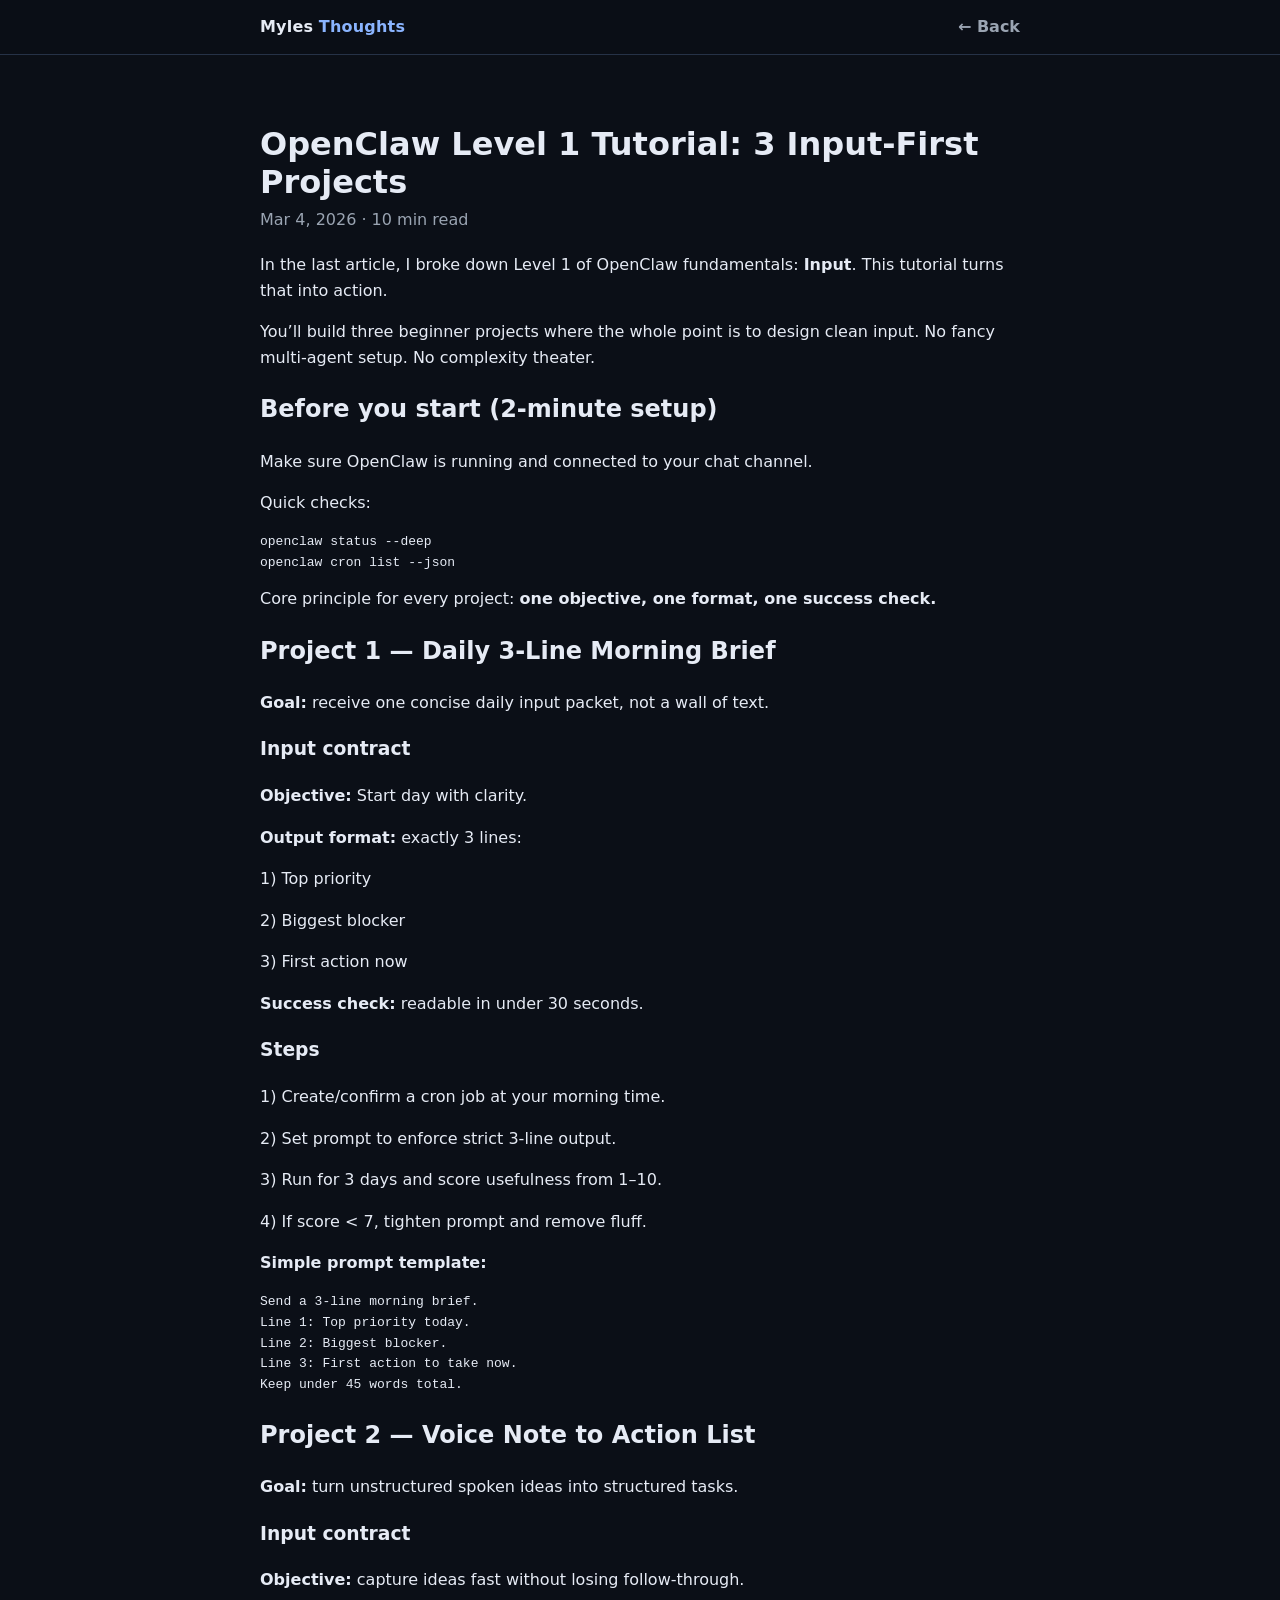
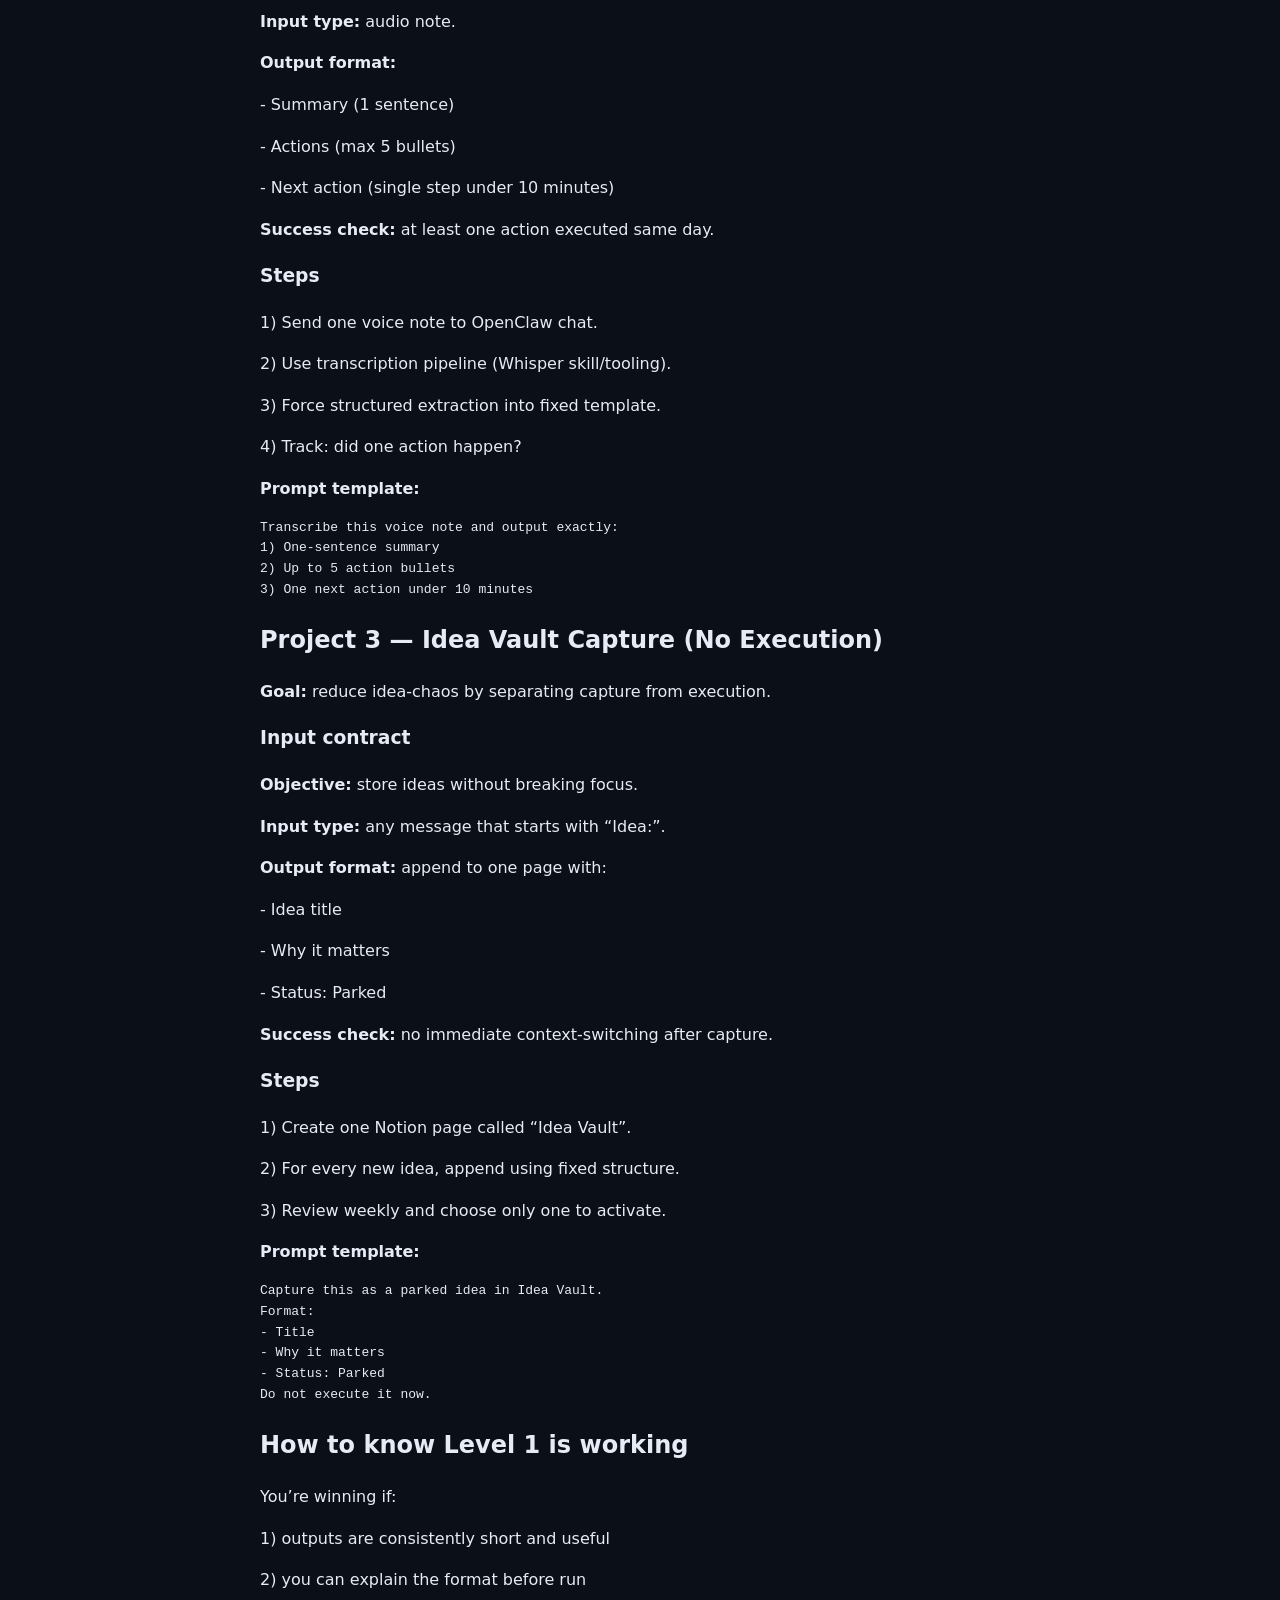
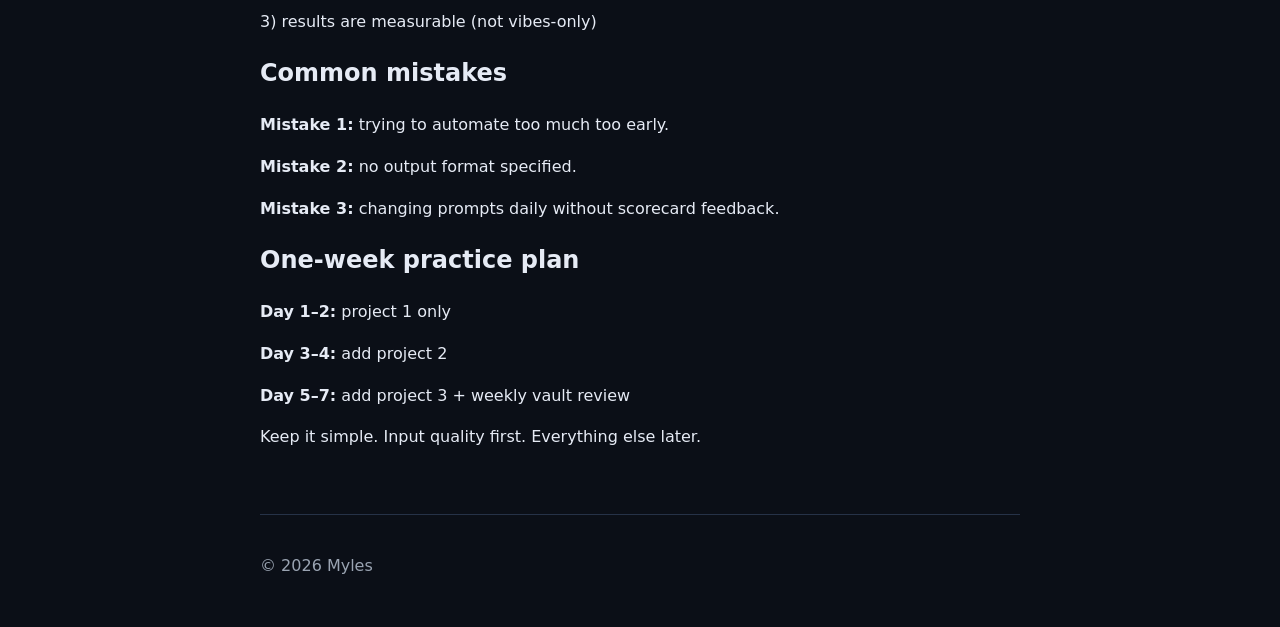
<file: posts/openclaw-level-1-projects-tutorial.html>
<!doctype html>
<html lang="en" class="post-page">
<head>
  <meta charset="UTF-8" />
  <meta name="viewport" content="width=device-width, initial-scale=1.0" />
  <title>OpenClaw Level 1 Tutorial: 3 Input-First Projects</title>
  <meta name="description" content="A simple tutorial with three beginner OpenClaw projects focused on Level 1 Input design." />
  <link rel="stylesheet" href="../styles.css" />
</head>
<body class="post-page">
  <header class="site-header">
    <div class="container row">
      <a class="brand" href="../index.html">Myles<span>Thoughts</span></a>
      <nav><a href="../index.html">← Back</a></nav>
    </div>
  </header>

  <main class="container post-wrap">
    <h1>OpenClaw Level 1 Tutorial: 3 Input-First Projects</h1>
    <p class="meta">Mar 4, 2026 · 10 min read</p>

    <p>
      In the last article, I broke down Level 1 of OpenClaw fundamentals: <strong>Input</strong>.
      This tutorial turns that into action.
    </p>
    <p>
      You’ll build three beginner projects where the whole point is to design clean input.
      No fancy multi-agent setup. No complexity theater.
    </p>

    <h2>Before you start (2-minute setup)</h2>
    <p>Make sure OpenClaw is running and connected to your chat channel.</p>
    <p>Quick checks:</p>
    <pre><code>openclaw status --deep
openclaw cron list --json</code></pre>

    <p>
      Core principle for every project:
      <strong>one objective, one format, one success check.</strong>
    </p>

    <h2>Project 1 — Daily 3-Line Morning Brief</h2>
    <p><strong>Goal:</strong> receive one concise daily input packet, not a wall of text.</p>

    <h3>Input contract</h3>
    <p><strong>Objective:</strong> Start day with clarity.</p>
    <p><strong>Output format:</strong> exactly 3 lines:</p>
    <p>1) Top priority</p>
    <p>2) Biggest blocker</p>
    <p>3) First action now</p>
    <p><strong>Success check:</strong> readable in under 30 seconds.</p>

    <h3>Steps</h3>
    <p>1) Create/confirm a cron job at your morning time.</p>
    <p>2) Set prompt to enforce strict 3-line output.</p>
    <p>3) Run for 3 days and score usefulness from 1–10.</p>
    <p>4) If score &lt; 7, tighten prompt and remove fluff.</p>

    <p><strong>Simple prompt template:</strong></p>
    <pre><code>Send a 3-line morning brief.
Line 1: Top priority today.
Line 2: Biggest blocker.
Line 3: First action to take now.
Keep under 45 words total.</code></pre>

    <h2>Project 2 — Voice Note to Action List</h2>
    <p><strong>Goal:</strong> turn unstructured spoken ideas into structured tasks.</p>

    <h3>Input contract</h3>
    <p><strong>Objective:</strong> capture ideas fast without losing follow-through.</p>
    <p><strong>Input type:</strong> audio note.</p>
    <p><strong>Output format:</strong></p>
    <p>- Summary (1 sentence)</p>
    <p>- Actions (max 5 bullets)</p>
    <p>- Next action (single step under 10 minutes)</p>
    <p><strong>Success check:</strong> at least one action executed same day.</p>

    <h3>Steps</h3>
    <p>1) Send one voice note to OpenClaw chat.</p>
    <p>2) Use transcription pipeline (Whisper skill/tooling).</p>
    <p>3) Force structured extraction into fixed template.</p>
    <p>4) Track: did one action happen?</p>

    <p><strong>Prompt template:</strong></p>
    <pre><code>Transcribe this voice note and output exactly:
1) One-sentence summary
2) Up to 5 action bullets
3) One next action under 10 minutes</code></pre>

    <h2>Project 3 — Idea Vault Capture (No Execution)</h2>
    <p><strong>Goal:</strong> reduce idea-chaos by separating capture from execution.</p>

    <h3>Input contract</h3>
    <p><strong>Objective:</strong> store ideas without breaking focus.</p>
    <p><strong>Input type:</strong> any message that starts with “Idea:”.</p>
    <p><strong>Output format:</strong> append to one page with:</p>
    <p>- Idea title</p>
    <p>- Why it matters</p>
    <p>- Status: Parked</p>
    <p><strong>Success check:</strong> no immediate context-switching after capture.</p>

    <h3>Steps</h3>
    <p>1) Create one Notion page called “Idea Vault”.</p>
    <p>2) For every new idea, append using fixed structure.</p>
    <p>3) Review weekly and choose only one to activate.</p>

    <p><strong>Prompt template:</strong></p>
    <pre><code>Capture this as a parked idea in Idea Vault.
Format:
- Title
- Why it matters
- Status: Parked
Do not execute it now.</code></pre>

    <h2>How to know Level 1 is working</h2>
    <p>You’re winning if:</p>
    <p>1) outputs are consistently short and useful</p>
    <p>2) you can explain the format before run</p>
    <p>3) results are measurable (not vibes-only)</p>

    <h2>Common mistakes</h2>
    <p><strong>Mistake 1:</strong> trying to automate too much too early.</p>
    <p><strong>Mistake 2:</strong> no output format specified.</p>
    <p><strong>Mistake 3:</strong> changing prompts daily without scorecard feedback.</p>

    <h2>One-week practice plan</h2>
    <p><strong>Day 1–2:</strong> project 1 only</p>
    <p><strong>Day 3–4:</strong> add project 2</p>
    <p><strong>Day 5–7:</strong> add project 3 + weekly vault review</p>

    <p>
      Keep it simple.
      Input quality first.
      Everything else later.
    </p>
  </main>

  <footer class="site-footer container">
    <p>© <span id="year"></span> Myles</p>
  </footer>
  <script src="../script.js"></script>
</body>
</html>
</file>
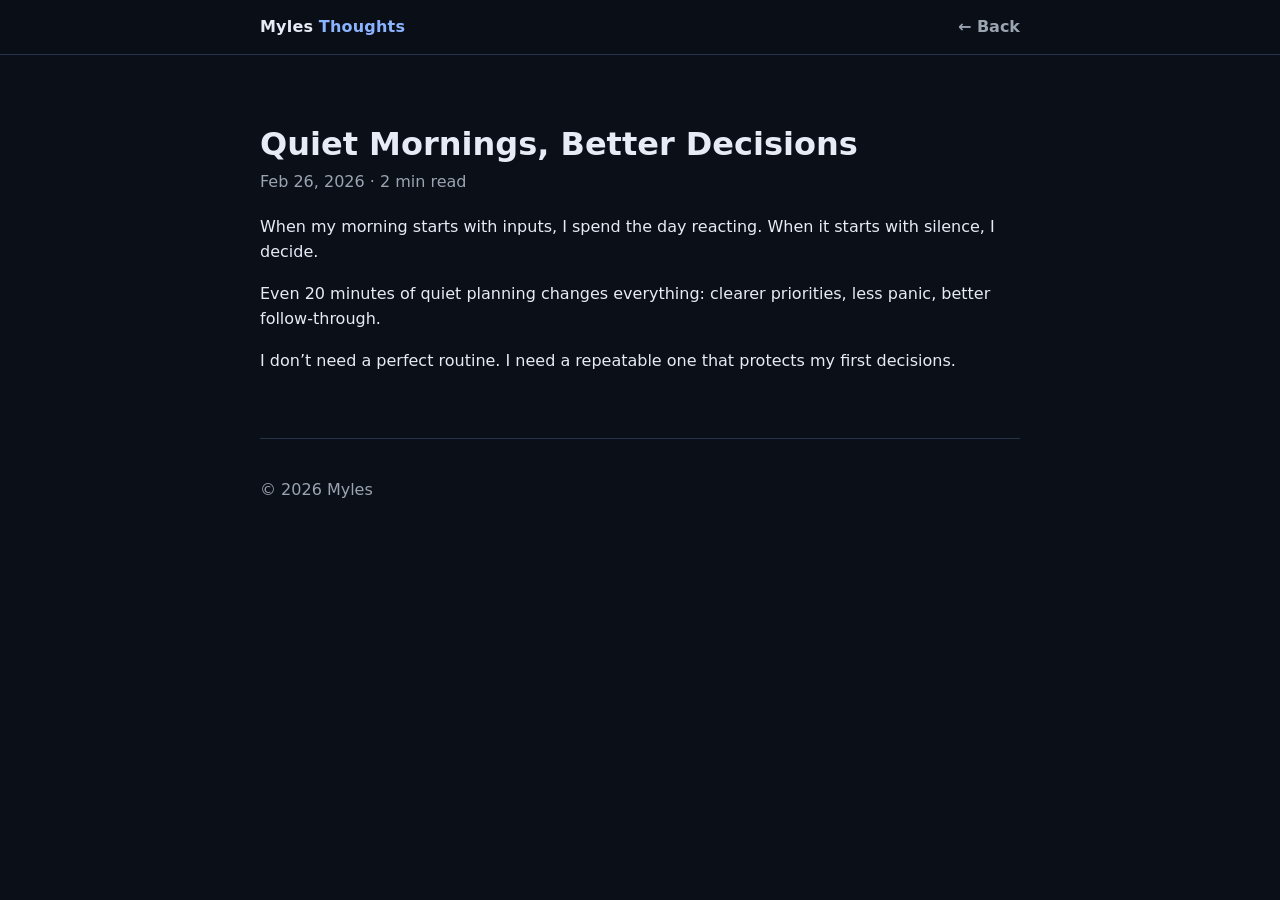
<file: posts/quiet-mornings.html>
<!doctype html>
<html lang="en" class="post-page">
<head>
  <meta charset="UTF-8" />
  <meta name="viewport" content="width=device-width, initial-scale=1.0" />
  <title>Quiet Mornings, Better Decisions</title>
  <link rel="stylesheet" href="../styles.css" />
</head>
<body class="post-page">
  <header class="site-header">
    <div class="container row">
      <a class="brand" href="../index.html">Myles<span>Thoughts</span></a>
      <nav><a href="../index.html">← Back</a></nav>
    </div>
  </header>
  <main class="container post-wrap">
    <h1>Quiet Mornings, Better Decisions</h1>
    <p class="meta">Feb 26, 2026 · 2 min read</p>
    <p>When my morning starts with inputs, I spend the day reacting. When it starts with silence, I decide.</p>
    <p>Even 20 minutes of quiet planning changes everything: clearer priorities, less panic, better follow-through.</p>
    <p>I don’t need a perfect routine. I need a repeatable one that protects my first decisions.</p>
  </main>
  <footer class="site-footer container">
    <p>© <span id="year"></span> Myles</p>
  </footer>
  <script src="../script.js"></script>
</body>
</html>
</file>
<file: styles.css>
:root {
  --bg: #0b0f17;
  --card: #121827;
  --text: #e6ebf5;
  --muted: #9aa4b2;
  --line: #263247;
  --accent: #8ab4ff;
}

body.light {
  --bg: #f7fafc;
  --card: #ffffff;
  --text: #0f172a;
  --muted: #475569;
  --line: #e2e8f0;
  --accent: #2563eb;
}

* { box-sizing: border-box; }
html, body { margin: 0; padding: 0; }
body {
  font-family: Inter, ui-sans-serif, system-ui, -apple-system, Segoe UI, Roboto, sans-serif;
  background: var(--bg);
  color: var(--text);
  line-height: 1.6;
}

.container { width: min(860px, 92vw); margin: 0 auto; }
.row { display: flex; justify-content: space-between; align-items: center; gap: 1rem; }

.site-header {
  position: sticky; top: 0;
  background: color-mix(in oklab, var(--bg) 86%, transparent);
  backdrop-filter: blur(8px);
  border-bottom: 1px solid var(--line);
}
.site-header .container { padding: 0.9rem 0; }

.brand {
  color: var(--text);
  text-decoration: none;
  font-weight: 800;
  letter-spacing: 0.2px;
}
.brand span { color: var(--accent); margin-left: .35rem; }

nav { display: flex; gap: 1rem; align-items: center; }
nav a { color: var(--muted); text-decoration: none; font-weight: 600; }
nav a:hover { color: var(--text); }

#themeBtn {
  border: 1px solid var(--line);
  background: var(--card);
  color: var(--text);
  border-radius: 10px;
  padding: .35rem .55rem;
  cursor: pointer;
}

.hero { padding: 4rem 0 2rem; }
.kicker { color: var(--accent); font-weight: 700; margin: 0; }
.hero h1 { margin: .4rem 0; font-size: clamp(1.8rem, 4vw, 3rem); line-height: 1.15; }
.hero p { color: var(--muted); margin: 0; }

.posts { display: grid; gap: 1rem; padding: 1rem 0 2.5rem; }
.post-card {
  background: var(--card);
  border: 1px solid var(--line);
  border-radius: 16px;
  padding: 1rem 1.1rem;
}
.post-card .meta { color: var(--muted); font-size: .9rem; margin: 0; }
.post-card h2 { margin: .4rem 0; font-size: 1.2rem; }
.post-card h2 a { color: var(--text); text-decoration: none; }
.post-card h2 a:hover { color: var(--accent); }
.post-card p { margin: 0; color: var(--muted); }

.about {
  border-top: 1px solid var(--line);
  padding: 2rem 0 3rem;
}
.about h3 { margin: 0 0 .5rem; }
.about p { color: var(--muted); margin: 0; }

.site-footer {
  border-top: 1px solid var(--line);
  color: var(--muted);
  padding: 1.4rem 0 2rem;
}

.post-page .container { width: min(760px, 92vw); }
.post-wrap { padding: 3rem 0; }
.post-wrap h1 { line-height: 1.2; margin-bottom: .35rem; }
.post-wrap .meta { color: var(--muted); margin-bottom: 1.2rem; }
.post-wrap p { margin: 0 0 1rem; }
.post-wrap a { color: var(--accent); }
</file>
